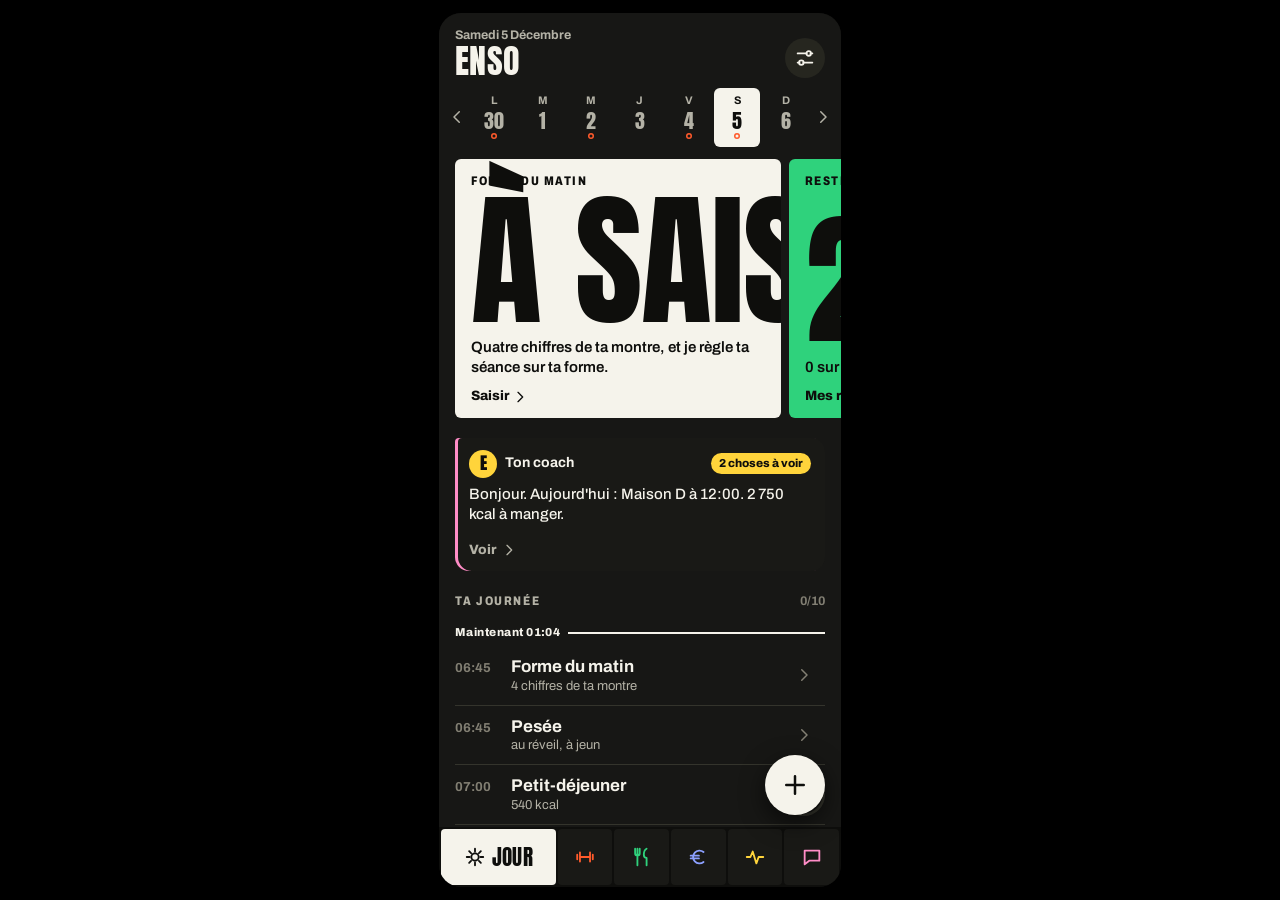
<file: index.html>
<!DOCTYPE html>
<html lang="fr">
<head>
<meta charset="utf-8">
<meta name="viewport" content="width=device-width, initial-scale=1, maximum-scale=1, viewport-fit=cover">
<meta name="apple-mobile-web-app-capable" content="yes">
<meta name="mobile-web-app-capable" content="yes">
<meta name="apple-mobile-web-app-status-bar-style" content="black-translucent">
<meta name="apple-mobile-web-app-title" content="Enso">
<meta name="theme-color" content="#0E0E0C">
<link rel="manifest" href="./manifest.json">
<link rel="apple-touch-icon" href="[data-uri]">
<link rel="icon" href="[data-uri]">
<title>Ensō</title>
<link rel="preconnect" href="https://fonts.googleapis.com">
<link rel="preconnect" href="https://fonts.gstatic.com" crossorigin>
<link rel="stylesheet" href="https://fonts.googleapis.com/css2?family=Anton&family=Archivo:wdth,wght@62..125,400..800&display=swap">
<link rel="stylesheet" href="app.css">
<script>
/* Thème appliqué avant le premier affichage, pour éviter un flash */
var t = "nuit"; try { t = localStorage.getItem("recomp_theme") || "nuit"; } catch (e) {} if (t !== "auto") document.documentElement.dataset.theme = t;
</script>
<style>
  #boot { height: 100%; display: flex; flex-direction: column; justify-content: flex-end; gap: 6px; padding: 0 20px calc(40px + env(safe-area-inset-bottom, 0px)); }
  #boot b { font-family: "Anton", Impact, sans-serif; font-weight: 400; font-size: 84px; line-height: 1; }
  #boot span { font-size: 13px; font-weight: 700; opacity: .7; }
  #fatal { position: fixed; inset: 0; display: none; flex-direction: column; justify-content: flex-end; gap: 12px; padding: 24px 20px calc(40px + env(safe-area-inset-bottom, 0px)); background: #FF5A2B; color: #0E0E0C; z-index: 9999; }
  #fatal b { font-family: "Anton", Impact, sans-serif; font-weight: 400; font-size: 64px; line-height: 1; }
  #fatal button { padding: 13px 22px; border: 0; border-radius: 6px; background: #0E0E0C; color: #fff; font-weight: 800; font-size: 15px; }
</style>
</head>
<body>
<div id="tourne" aria-live="polite"><svg viewBox="0 0 24 24" fill="none" stroke="currentColor" stroke-width="1.8" stroke-linecap="round" stroke-linejoin="round" aria-hidden="true"><rect x="7" y="2.5" width="10" height="19" rx="2"/><path d="M11 18.5h2"/></svg><b>Remets ton téléphone à la verticale</b><span>RECOMP s'utilise en format portrait.</span></div>
<div id="root"><div id="boot"><b>ENSO</b><span>Chargement…</span></div></div>
<div id="fatal"><b>Oups.</b><div style="font-size:16px;font-weight:700;line-height:1.4">Impossible de démarrer l'app.<br>Vérifie ta connexion puis réessaie.</div><div id="fatalmsg" style="font-size:12px;opacity:.75"></div><button onclick="recompReparer()">Réessayer</button></div>
<script>
/* Écran « impossible de démarrer » si un fichier ne charge pas ou plante avant le premier affichage */
function recompFatal(msg) { var b = document.getElementById("boot"); if (!b || !document.body.contains(b)) return; var f = document.getElementById("fatal"); if (f) f.style.display = "flex"; var m = document.getElementById("fatalmsg"); if (m && msg) m.textContent = msg; }
window.addEventListener("error", function (e) { recompFatal(e && e.message); });
/* Réessayer vide le cache de l'app (jamais tes données, qui sont ailleurs) puis recharge depuis le réseau */
function recompReparer() {
  var fin = function () { location.reload(); };
  try {
    Promise.all([
      navigator.serviceWorker ? navigator.serviceWorker.getRegistrations().then(function (l) { return Promise.all(l.map(function (r) { return r.unregister(); })); }) : null,
      window.caches ? caches.keys().then(function (k) { return Promise.all(k.map(function (c) { return caches.delete(c); })); }) : null,
    ]).then(fin, fin);
  } catch (e) { fin(); }
}
</script>
<script src="vendor/react.production.min.js" onerror="recompFatal('react.production.min.js introuvable')"></script>
<script src="vendor/react-dom.production.min.js" onerror="recompFatal('react-dom.production.min.js introuvable')"></script>
<script src="stockage.js" onerror="recompFatal('stockage.js introuvable')"></script>
<script src="base.js" onerror="recompFatal('base.js introuvable')"></script>
<script src="programmes.js" onerror="recompFatal('programmes.js introuvable')"></script>
<script src="fiches.js" onerror="recompFatal('fiches.js introuvable')"></script>
<script src="repas.js" onerror="recompFatal('repas.js introuvable')"></script>
<script src="libelles.js" onerror="recompFatal('libelles.js introuvable')"></script>
<script src="courses.js" onerror="recompFatal('courses.js introuvable')"></script>
<script src="programme.js" onerror="recompFatal('programme.js introuvable')"></script>
<script src="entrainement.js" onerror="recompFatal('entrainement.js introuvable')"></script>
<script src="nutrition.js" onerror="recompFatal('nutrition.js introuvable')"></script>
<script src="recuperation.js" onerror="recompFatal('recuperation.js introuvable')"></script>
<script src="argent.js" onerror="recompFatal('argent.js introuvable')"></script>
<script src="coach.js" onerror="recompFatal('coach.js introuvable')"></script>
<script src="polar.js" onerror="recompFatal('polar.js introuvable')"></script>
<script src="banque.js" onerror="recompFatal('banque.js introuvable')"></script>
<script src="kit.js" onerror="recompFatal('kit.js introuvable')"></script>
<script src="pave.js" onerror="recompFatal('pave.js introuvable')"></script>
<script src="graphiques.js" onerror="recompFatal('graphiques.js introuvable')"></script>
<script src="schemas.js" onerror="recompFatal('schemas.js introuvable')"></script>
<script src="mouvements.js" onerror="recompFatal('mouvements.js introuvable')"></script>
<script src="repos.js" onerror="recompFatal('repos.js introuvable')"></script>
<script src="jour.js" onerror="recompFatal('jour.js introuvable')"></script>
<script src="seance.js" onerror="recompFatal('seance.js introuvable')"></script>
<script src="sport.js" onerror="recompFatal('sport.js introuvable')"></script>
<script src="ecran-programmes.js" onerror="recompFatal('ecran-programmes.js introuvable')"></script>
<script src="ecran-repas.js" onerror="recompFatal('ecran-repas.js introuvable')"></script>
<script src="ecran-argent.js" onerror="recompFatal('ecran-argent.js introuvable')"></script>
<script src="ecran-sorties.js" onerror="recompFatal('ecran-sorties.js introuvable')"></script>
<script src="corps.js" onerror="recompFatal('corps.js introuvable')"></script>
<script src="reglages.js" onerror="recompFatal('reglages.js introuvable')"></script>
<script src="ecran-coach.js" onerror="recompFatal('ecran-coach.js introuvable')"></script>
<script src="app.js" onerror="recompFatal('app.js introuvable')"></script>
<script>
if ("serviceWorker" in navigator) navigator.serviceWorker.register("./sw.js").catch(function (e) { console.warn("SW", e); });
setTimeout(function () { recompFatal(""); }, 12000);
</script>
</body>
</html>
</file>
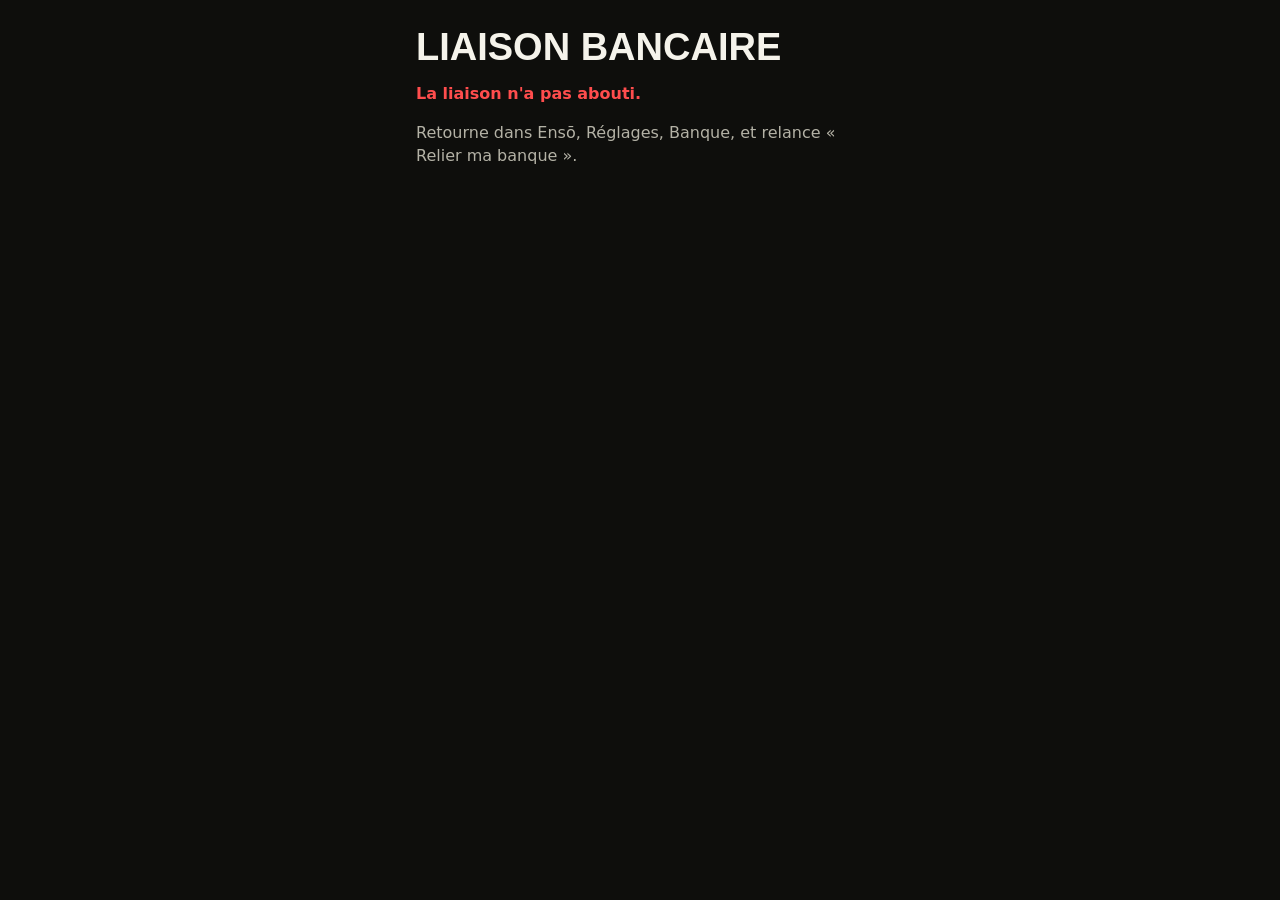
<file: banque-retour.html>
<!doctype html>
<html lang="fr">
<head>
<meta charset="utf-8">
<meta name="viewport" content="width=device-width, initial-scale=1, viewport-fit=cover">
<title>Liaison bancaire</title>
<style>
  /* Page de retour après l'accord donné à ta banque (via Enable Banking). Si elle s'ouvre dans l'app, elle renvoie le code à l'app ;
     sinon (navigateur séparé), elle affiche le code à copier dans RECOMP. */
  :root { --fond: #0E0E0C; --fond2: #191916; --encre: #F5F3EB; --mou: #B4B2A6; --sport: #8CA0FF; --rouge: #FF4D4D; }
  * { box-sizing: border-box; }
  html, body { margin: 0; background: var(--fond); color: var(--encre); font-family: system-ui, -apple-system, sans-serif; -webkit-text-size-adjust: 100%; }
  main { max-width: 480px; margin: 0 auto; padding: calc(28px + env(safe-area-inset-top)) 16px 32px; display: grid; gap: 16px; }
  h1 { margin: 0; font: 900 38px/1 Impact, "Arial Narrow Bold", sans-serif; text-transform: uppercase; }
  p { margin: 0; line-height: 1.45; color: var(--mou); }
  p b { color: var(--encre); }
  .code { padding: 16px; border-radius: 10px; background: var(--fond2); font: 700 18px/1.4 ui-monospace, Menlo, monospace; word-break: break-all; text-align: center; }
  button { font: inherit; font-weight: 800; border: 0; border-radius: 10px; padding: 15px 18px; background: var(--sport); color: var(--fond); font-size: 17px; }
  .erreur { color: var(--rouge); font-weight: 800; }
</style>
</head>
<body>
<main id="m"><h1>Liaison bancaire</h1><p>Un instant…</p></main>
<script>
(() => {
  const p = new URLSearchParams(location.search), code = p.get("code"), etat = p.get("state"), erreur = p.get("error");
  const m = document.getElementById("m");
  if (erreur || !code) {
    const detail = (p.get("error_description") || erreur || "").replace(/[<>&"]/g, "");
    m.innerHTML = '<h1>Liaison bancaire</h1><p class="erreur">La liaison n\'a pas abouti' + (detail ? " (" + detail + ")" : "") + '.</p><p>Retourne dans Ensō, Réglages, Banque, et relance « Relier ma banque ».</p>';
    return;
  }
  let attendu = null;
  try { attendu = localStorage.getItem("recomp_banque_etat"); } catch (e) { /* rien */ }
  // Même contexte que l'app : on lui rend la main directement
  if (attendu && attendu === etat) { location.replace("./?banque_code=" + encodeURIComponent(code)); return; }
  // Navigateur séparé : le code est à recopier dans l'app (valable 10 minutes)
  m.innerHTML = '<h1>Presque fini</h1><p>Ta banque a donné son accord. Ce navigateur est séparé de ton app : copie ce <b>code de liaison</b>, puis retourne dans <b>Ensō → Réglages → Banque → « J\'ai un code »</b> et colle-le. Il n\'est valable que quelques minutes.</p><div class="code" id="c"></div><button id="b">Copier le code</button>';
  document.getElementById("c").textContent = code;
  document.getElementById("b").onclick = async () => {
    try { await navigator.clipboard.writeText(code); document.getElementById("b").textContent = "Code copié"; }
    catch (e) { const s = getSelection(), r = document.createRange(); r.selectNodeContents(document.getElementById("c")); s.removeAllRanges(); s.addRange(r); document.getElementById("b").textContent = "Sélectionne et copie le code"; }
  };
})();
</script>
</body>
</html>
</file>
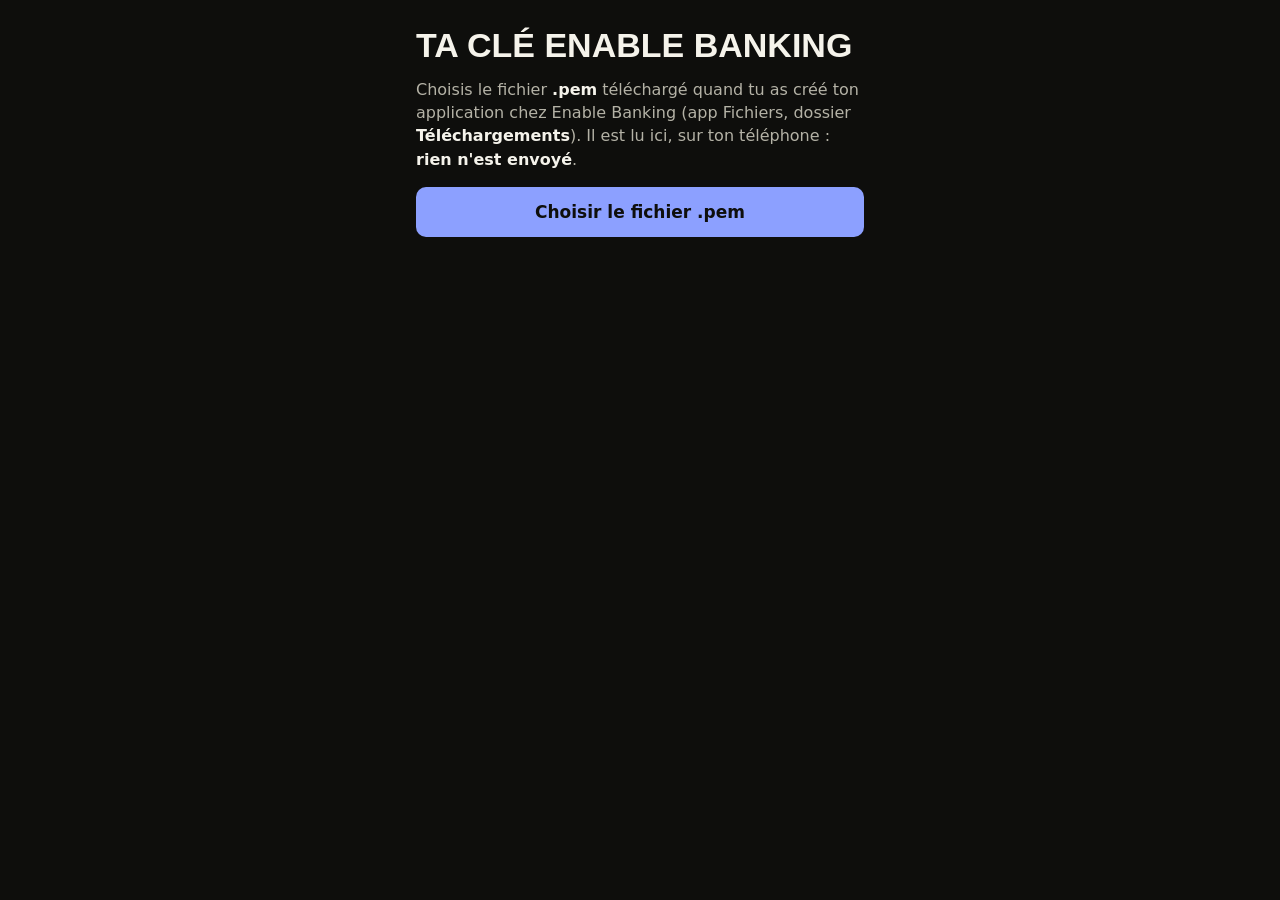
<file: cle-banque.html>
<!doctype html>
<html lang="fr">
<head>
<meta charset="utf-8">
<meta name="viewport" content="width=device-width, initial-scale=1, viewport-fit=cover">
<title>Clé Enable Banking</title>
<style>
  /* Aide à la mise en place : lit le fichier .pem sur le téléphone et prépare les deux valeurs à coller dans Netlify.
     Rien n'est envoyé : cette page ne fait aucune requête. */
  :root { --fond: #0E0E0C; --fond2: #191916; --encre: #F5F3EB; --mou: #B4B2A6; --argent: #8CA0FF; --rouge: #FF6257; --vert: #2FD27C; }
  * { box-sizing: border-box; }
  html, body { margin: 0; background: var(--fond); color: var(--encre); font-family: system-ui, -apple-system, sans-serif; -webkit-text-size-adjust: 100%; }
  main { max-width: 480px; margin: 0 auto; padding: calc(28px + env(safe-area-inset-top)) 16px 40px; display: grid; gap: 16px; }
  h1 { margin: 0; font: 900 34px/1 Impact, "Arial Narrow Bold", sans-serif; text-transform: uppercase; }
  h2 { margin: 8px 0 0; font-size: 13px; letter-spacing: .12em; text-transform: uppercase; color: var(--mou); }
  p, li { margin: 0; line-height: 1.45; color: var(--mou); }
  b { color: var(--encre); }
  ol { margin: 0; padding-left: 20px; display: grid; gap: 6px; }
  label.bouton, button { display: block; width: 100%; font: inherit; font-weight: 800; font-size: 17px; text-align: center; border: 0; border-radius: 10px; padding: 15px 18px; background: var(--argent); color: var(--fond); cursor: pointer; }
  button.contour { background: transparent; color: var(--encre); box-shadow: inset 0 0 0 2px #34342C; }
  .valeur { padding: 14px; border-radius: 10px; background: var(--fond2); font: 600 14px/1.4 ui-monospace, Menlo, monospace; word-break: break-all; }
  .erreur { color: var(--rouge); font-weight: 700; }
  .ok { color: var(--vert); font-weight: 700; }
  input[type=file] { display: none; }
</style>
</head>
<body>
<main>
  <h1>Ta clé Enable Banking</h1>
  <p>Choisis le fichier <b>.pem</b> téléchargé quand tu as créé ton application chez Enable Banking (app Fichiers, dossier <b>Téléchargements</b>). Il est lu ici, sur ton téléphone : <b>rien n'est envoyé</b>.</p>
  <label class="bouton" for="f">Choisir le fichier .pem</label>
  <input type="file" id="f">
  <div id="r"></div>
</main>
<script>
(() => {
  const r = document.getElementById("r");
  const copier = async (texte, bouton) => {
    try { await navigator.clipboard.writeText(texte); bouton.textContent = "Copié ✓"; }
    catch (e) {
      const t = document.createElement("textarea"); t.value = texte; document.body.appendChild(t); t.select();
      try { document.execCommand("copy"); bouton.textContent = "Copié ✓"; } catch (x) { bouton.textContent = "Copie impossible"; }
      t.remove();
    }
    setTimeout(() => { bouton.textContent = bouton.dataset.texte; }, 2500);
  };
  const bloc = (titre, aide, valeur, apercu) => {
    const s = document.createElement("section"); s.style.display = "grid"; s.style.gap = "10px";
    s.innerHTML = "<h2></h2><p></p><div class='valeur'></div><button></button>";
    s.children[0].textContent = titre; s.children[1].innerHTML = aide; s.children[2].textContent = apercu || valeur;
    const b = s.children[3]; b.dataset.texte = b.textContent = "Copier " + titre; b.onclick = () => copier(valeur, b);
    return s;
  };
  document.getElementById("f").onchange = async e => {
    const f = e.target.files && e.target.files[0];
    if (!f) return;
    const texte = (await f.text()).trim();
    r.innerHTML = "";
    if (!/-----BEGIN [A-Z ]*PRIVATE KEY-----/.test(texte) || !/-----END [A-Z ]*PRIVATE KEY-----/.test(texte)) {
      r.innerHTML = "<p class='erreur'>Ce fichier ne ressemble pas à une clé .pem. Choisis celui dont le nom ressemble à « a1b2c3d4-….pem », téléchargé quand tu as touché « Register » chez Enable Banking.</p>";
      return;
    }
    const id = f.name.replace(/(\.pem)?(\.txt)?$/i, "").replace(/\s*\(\d+\)$/, "");
    const cle = btoa(texte);
    const ok = document.createElement("p"); ok.className = "ok"; ok.textContent = "Clé lue (" + texte.length + " caractères).";
    r.appendChild(ok);
    r.appendChild(bloc("EB_APP_ID", "C'est le nom du fichier. Dans Netlify, colle-le comme valeur de <b>EB_APP_ID</b>.", id));
    r.appendChild(bloc("EB_PRIVATE_KEY", "Ta clé, mise sur une seule ligne pour que Netlify l'accepte. Dans Netlify, <b>remplace</b> la valeur de <b>EB_PRIVATE_KEY</b> par celle-ci (garde « Contains secret values » coché).", cle, cle.slice(0, 24) + "… (" + cle.length + " caractères)"));
    const fin = document.createElement("section"); fin.style.display = "grid"; fin.style.gap = "8px";
    fin.innerHTML = "<h2>Ensuite</h2><ol><li>Dans Netlify : <b>Deploys → Trigger deploy → Deploy site</b>.</li><li>Attends une minute, puis dans Ensō : <b>Réglages → Banque → Relier ma banque</b>.</li><li>Tu peux ensuite effacer le texte copié : colle n'importe quoi d'autre par-dessus.</li></ol>";
    r.appendChild(fin);
  };
})();
</script>
</body>
</html>
</file>
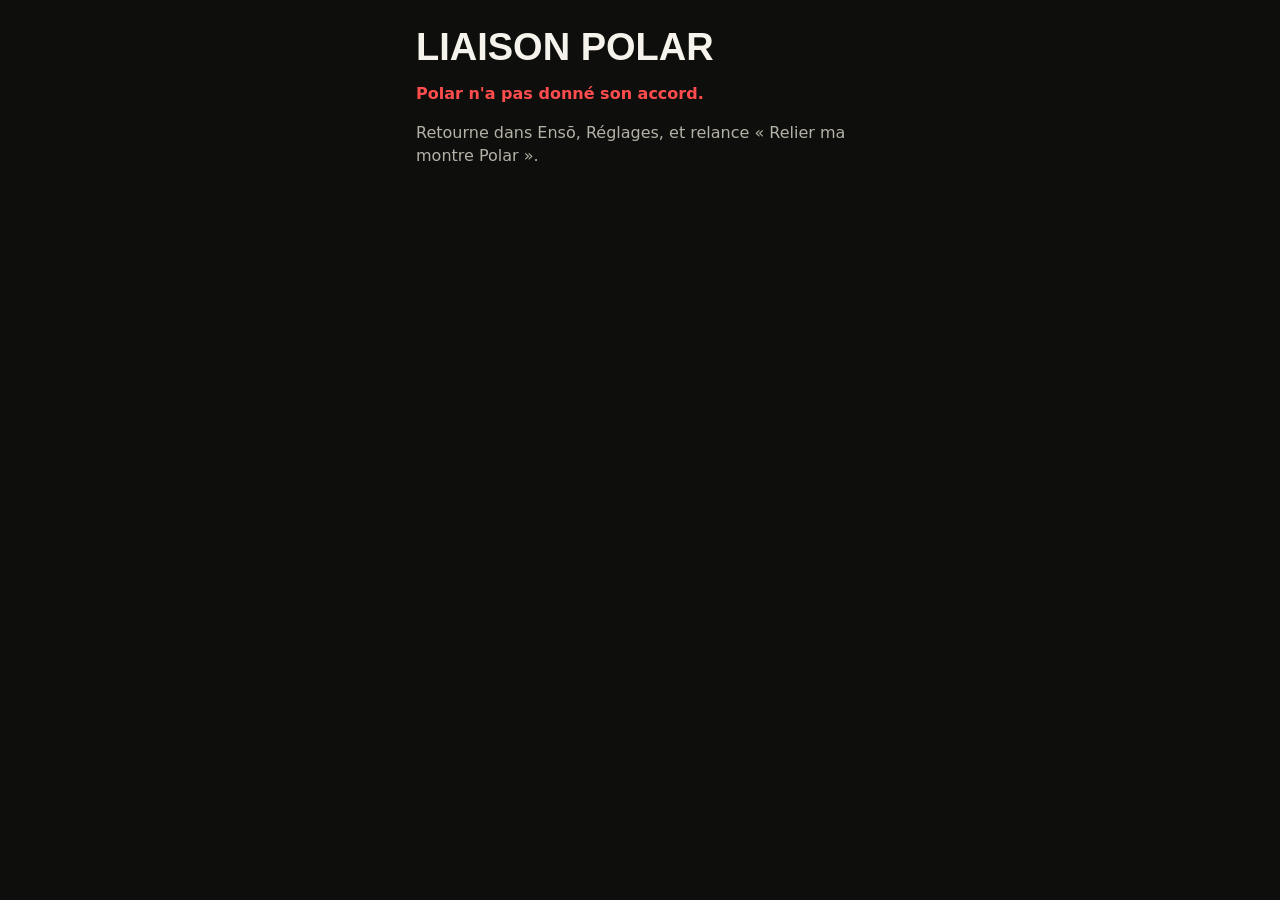
<file: polar-retour.html>
<!doctype html>
<html lang="fr">
<head>
<meta charset="utf-8">
<meta name="viewport" content="width=device-width, initial-scale=1, viewport-fit=cover">
<title>Liaison Polar</title>
<style>
  /* Page de retour après l'autorisation chez Polar. Si elle s'ouvre dans l'app, elle renvoie le code à l'app ;
     sinon (navigateur séparé), elle affiche le code à copier dans RECOMP. */
  :root { --fond: #0E0E0C; --fond2: #191916; --encre: #F5F3EB; --mou: #B4B2A6; --sport: #FF5A2B; --rouge: #FF4D4D; }
  * { box-sizing: border-box; }
  html, body { margin: 0; background: var(--fond); color: var(--encre); font-family: system-ui, -apple-system, sans-serif; -webkit-text-size-adjust: 100%; }
  main { max-width: 480px; margin: 0 auto; padding: calc(28px + env(safe-area-inset-top)) 16px 32px; display: grid; gap: 16px; }
  h1 { margin: 0; font: 900 38px/1 Impact, "Arial Narrow Bold", sans-serif; text-transform: uppercase; }
  p { margin: 0; line-height: 1.45; color: var(--mou); }
  p b { color: var(--encre); }
  .code { padding: 16px; border-radius: 10px; background: var(--fond2); font: 700 18px/1.4 ui-monospace, Menlo, monospace; word-break: break-all; text-align: center; }
  button { font: inherit; font-weight: 800; border: 0; border-radius: 10px; padding: 15px 18px; background: var(--sport); color: var(--fond); font-size: 17px; }
  .erreur { color: var(--rouge); font-weight: 800; }
</style>
</head>
<body>
<main id="m"><h1>Liaison Polar</h1><p>Un instant…</p></main>
<script>
(() => {
  const p = new URLSearchParams(location.search), code = p.get("code"), etat = p.get("state"), erreur = p.get("error");
  const m = document.getElementById("m");
  if (erreur || !code) {
    m.innerHTML = '<h1>Liaison Polar</h1><p class="erreur">Polar n\'a pas donné son accord' + (erreur ? " (" + erreur.replace(/[<>&"]/g, "") + ")" : "") + '.</p><p>Retourne dans Ensō, Réglages, et relance « Relier ma montre Polar ».</p>';
    return;
  }
  let attendu = null;
  try { attendu = localStorage.getItem("recomp_polar_etat"); } catch (e) { /* rien */ }
  // Même contexte que l'app : on lui rend la main directement
  if (attendu && attendu === etat) { location.replace("./?polar_code=" + encodeURIComponent(code)); return; }
  // Navigateur séparé : le code est à recopier dans l'app (valable 10 minutes)
  m.innerHTML = '<h1>Presque fini</h1><p>Polar a donné son accord. Ce navigateur est séparé de ton app : copie ce <b>code de liaison</b>, puis retourne dans <b>Ensō → Réglages → Montre Polar → « J\'ai un code »</b> et colle-le. Il est valable 10 minutes.</p><div class="code" id="c"></div><button id="b">Copier le code</button>';
  document.getElementById("c").textContent = code;
  document.getElementById("b").onclick = async () => {
    try { await navigator.clipboard.writeText(code); document.getElementById("b").textContent = "Code copié"; }
    catch (e) { const s = getSelection(), r = document.createRange(); r.selectNodeContents(document.getElementById("c")); s.removeAllRanges(); s.addRange(r); document.getElementById("b").textContent = "Sélectionne et copie le code"; }
  };
})();
</script>
</body>
</html>
</file>
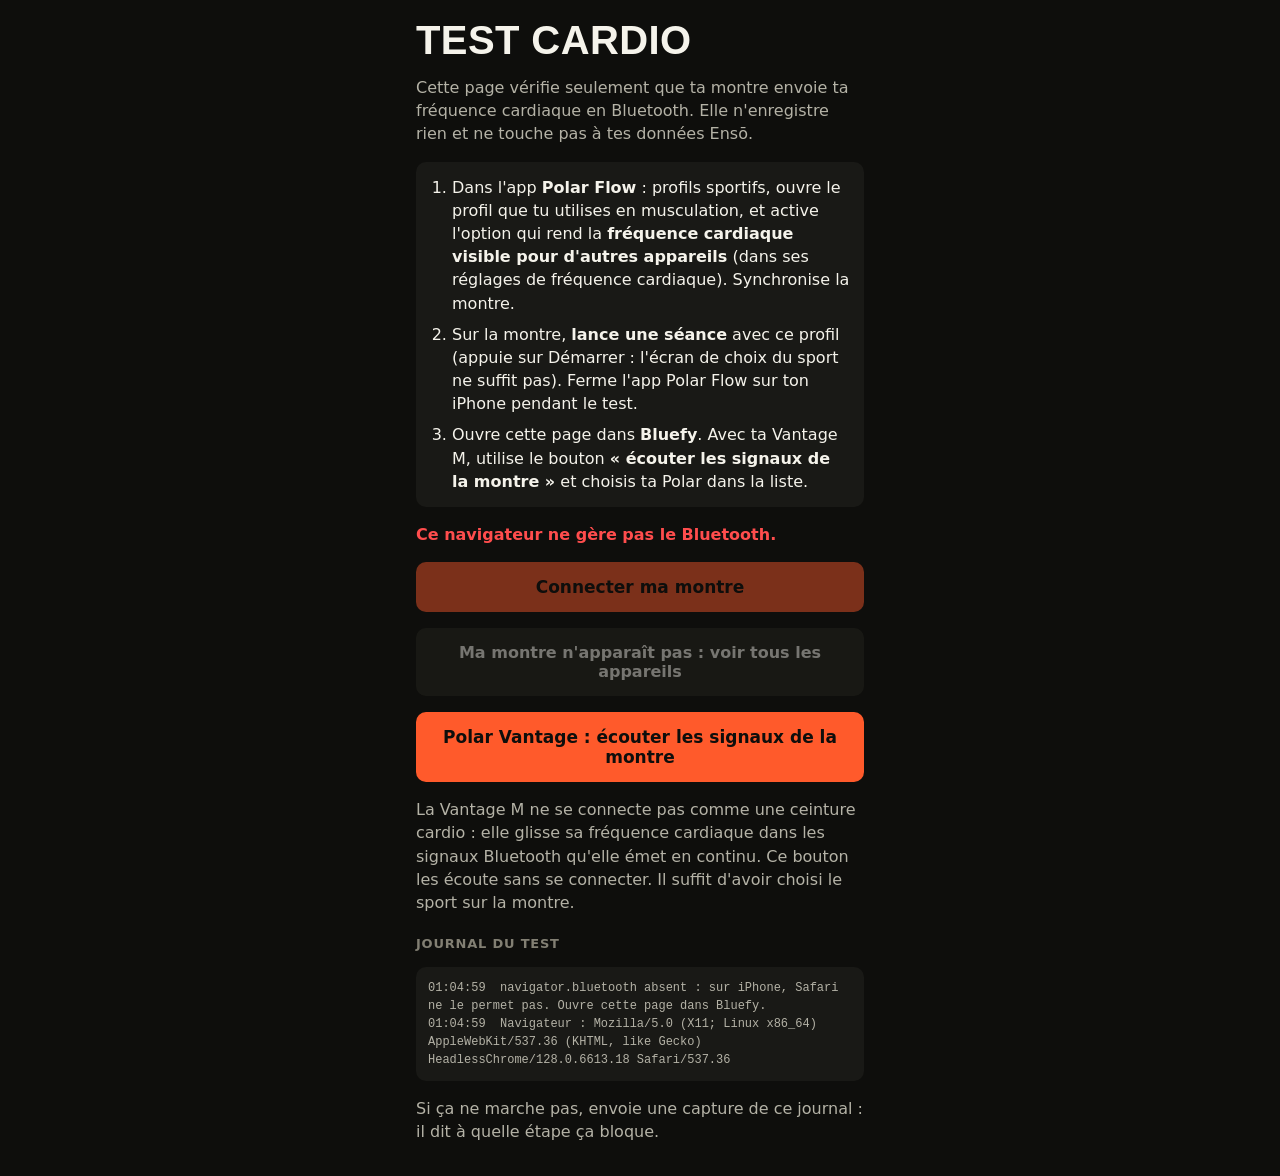
<file: test-cardio.html>
<!doctype html>
<html lang="fr">
<head>
<meta charset="utf-8">
<meta name="viewport" content="width=device-width, initial-scale=1, viewport-fit=cover">
<title>Test cardio</title>
<style>
  /* Page de test séparée de l'app : vérifie que la montre envoie sa fréquence cardiaque en Bluetooth. Rien n'est enregistré. */
  :root { --fond: #0E0E0C; --fond2: #191916; --fond3: #26261F; --encre: #F5F3EB; --mou: #B4B2A6; --pale: #827F73; --sport: #FF5A2B; --vert: #2FD07E; --rouge: #FF4D4D; }
  * { box-sizing: border-box; }
  html, body { margin: 0; background: var(--fond); color: var(--encre); font-family: system-ui, -apple-system, sans-serif; -webkit-text-size-adjust: 100%; }
  main { max-width: 480px; margin: 0 auto; padding: calc(20px + env(safe-area-inset-top)) 16px calc(32px + env(safe-area-inset-bottom)); display: grid; gap: 16px; }
  h1 { margin: 0; font: 900 40px/1 Impact, "Arial Narrow Bold", sans-serif; text-transform: uppercase; letter-spacing: .01em; }
  p { margin: 0; line-height: 1.45; color: var(--mou); }
  ol { margin: 0; padding-left: 22px; display: grid; gap: 8px; line-height: 1.45; }
  .carte { padding: 14px; border-radius: 10px; background: var(--fond2); display: grid; gap: 10px; }
  .carte b { color: var(--encre); }
  button { font: inherit; font-weight: 800; border: 0; border-radius: 10px; padding: 15px 18px; cursor: pointer; }
  .plein { background: var(--sport); color: var(--fond); font-size: 17px; }
  .contour { background: var(--fond3); color: var(--encre); }
  button:disabled { opacity: .45; }
  .cardio { display: none; text-align: center; padding: 22px 14px; border-radius: 10px; background: var(--fond2); }
  .cardio.ok { display: block; }
  .bpm { font: 900 112px/1 Impact, "Arial Narrow Bold", sans-serif; font-variant-numeric: tabular-nums; }
  .bpm small { font-size: 28px; color: var(--mou); margin-left: 6px; }
  .coeur { color: var(--sport); display: inline-block; animation: bat 1s infinite; }
  @keyframes bat { 0%, 100% { transform: scale(1); } 15% { transform: scale(1.18); } }
  .etat { font-weight: 800; }
  .etat.bon { color: var(--vert); }
  .etat.mauvais { color: var(--rouge); }
  .infos { display: grid; grid-template-columns: 1fr 1fr; gap: 8px; margin-top: 12px; }
  .infos div { padding: 10px; border-radius: 8px; background: var(--fond3); }
  .infos b { display: block; font-size: 20px; }
  .infos span { font-size: 12px; color: var(--mou); }
  pre { margin: 0; padding: 12px; border-radius: 10px; background: var(--fond2); color: var(--mou); font-size: 12px; line-height: 1.5; white-space: pre-wrap; word-break: break-word; max-height: 260px; overflow: auto; }
  h2 { margin: 6px 0 0; font-size: 13px; font-weight: 800; letter-spacing: .06em; text-transform: uppercase; color: var(--pale); }
</style>
</head>
<body>
<main>
  <h1>Test cardio</h1>
  <p>Cette page vérifie seulement que ta montre envoie ta fréquence cardiaque en Bluetooth. Elle n'enregistre rien et ne touche pas à tes données Ensō.</p>

  <div class="carte">
    <ol>
      <li>Dans l'app <b>Polar Flow</b> : profils sportifs, ouvre le profil que tu utilises en musculation, et active l'option qui rend la <b>fréquence cardiaque visible pour d'autres appareils</b> (dans ses réglages de fréquence cardiaque). Synchronise la montre.</li>
      <li>Sur la montre, <b>lance une séance</b> avec ce profil (appuie sur Démarrer : l'écran de choix du sport ne suffit pas). Ferme l'app Polar Flow sur ton iPhone pendant le test.</li>
      <li>Ouvre cette page dans <b>Bluefy</b>. Avec ta Vantage M, utilise le bouton <b>« écouter les signaux de la montre »</b> et choisis ta Polar dans la liste.</li>
    </ol>
  </div>

  <p class="etat" id="etat">Prêt.</p>
  <button class="plein" id="connecter">Connecter ma montre</button>
  <button class="contour" id="tous">Ma montre n'apparaît pas : voir tous les appareils</button>
  <button class="plein" id="signaux">Polar Vantage : écouter les signaux de la montre</button>
  <p>La Vantage M ne se connecte pas comme une ceinture cardio : elle glisse sa fréquence cardiaque dans les signaux Bluetooth qu'elle émet en continu. Ce bouton les écoute sans se connecter. Il suffit d'avoir choisi le sport sur la montre.</p>

  <div class="cardio" id="cardio">
    <div class="bpm"><span class="coeur">♥</span> <span id="bpm">--</span><small>bpm</small></div>
    <div class="infos">
      <div><b id="appareil">—</b><span>appareil</span></div>
      <div><b id="nb">0</b><span>mesures reçues</span></div>
      <div><b id="recus">0</b><span>signaux reçus (tous)</span></div>
      <div><b id="duree">0 s</b><span>depuis la connexion</span></div>
    </div>
  </div>

  <h2>Journal du test</h2>
  <pre id="journal"></pre>
  <p>Si ça ne marche pas, envoie une capture de ce journal : il dit à quelle étape ça bloque.</p>
</main>
<script>
(() => {
  const $ = id => document.getElementById(id);
  const journal = (t, cls) => { const l = new Date().toLocaleTimeString("fr-FR") + "  " + t; $("journal").textContent = l + "\n" + $("journal").textContent; };
  const etat = (t, cls) => { $("etat").textContent = t; $("etat").className = "etat " + (cls || ""); };
  let appareil = null, n = 0, debut = 0, minuteur = null;

  journal("Navigateur : " + navigator.userAgent);
  if (!navigator.bluetooth) {
    etat("Ce navigateur ne gère pas le Bluetooth.", "mauvais");
    journal("navigator.bluetooth absent : sur iPhone, Safari ne le permet pas. Ouvre cette page dans Bluefy.");
    $("connecter").disabled = true; $("tous").disabled = true;
    return;
  }
  journal("Bluetooth web disponible dans ce navigateur.");

  // Mesure de fréquence cardiaque (norme Bluetooth) : 1er octet = options, puis bpm sur 8 ou 16 bits, puis éventuels intervalles R-R (1/1024 s)
  const lireMesure = dv => {
    const options = dv.getUint8(0), bpm16 = options & 1, rrPresents = options & 16, energie = options & 8;
    let i = 1;
    const bpm = bpm16 ? dv.getUint16(i, true) : dv.getUint8(i); i += bpm16 ? 2 : 1;
    if (energie) i += 2;
    const rr = [];
    if (rrPresents) for (; i + 1 < dv.byteLength; i += 2) rr.push(Math.round(dv.getUint16(i, true) / 1024 * 1000));
    return { bpm, rr };
  };

  // Bluefy ne renvoie pas toujours une erreur standard : on décrit tout ce qu'elle contient
  const decrire = err => {
    if (err == null) return "erreur vide";
    if (typeof err !== "object") return String(err);
    const morceaux = [];
    ["name", "message", "code"].forEach(k => { if (err[k] != null) morceaux.push(k + " = " + err[k]); });
    try { const j = JSON.stringify(err); if (j && j !== "{}") morceaux.push(j); } catch (e) { /* rien */ }
    try { const s = String(err); if (s && s !== "[object Object]") morceaux.push(s); } catch (e) { /* rien */ }
    return morceaux.length ? morceaux.join(" · ") : "erreur sans détail (" + Object.prototype.toString.call(err) + ")";
  };
  let etape = "";
  const brancher = async tous => {
    try {
      etape = ""; etat("Choisis ta montre dans la liste…");
      journal(tous ? "Recherche de tous les appareils Bluetooth." : "Recherche des appareils qui diffusent une fréquence cardiaque.");
      appareil = null;
      appareil = await navigator.bluetooth.requestDevice(tous
        ? { acceptAllDevices: true, optionalServices: ["heart_rate", "battery_service"] }
        : { filters: [{ services: ["heart_rate"] }], optionalServices: ["battery_service"] });
      journal("Appareil choisi : " + (appareil.name || "(sans nom)"));
      etape = "préparation";
      $("appareil").textContent = appareil.name || "—";
      appareil.addEventListener("gattserverdisconnected", () => {
        etat("Montre déconnectée. Relance une séance sur la montre si besoin, puis reconnecte.", "mauvais");
        journal("Déconnexion.");
        clearInterval(minuteur);
      });
      etat("Connexion…");
      etape = "connexion à la montre"; journal("Connexion à la montre…");
      const serveur = await appareil.gatt.connect();
      journal("Connecté.");
      etape = "recherche du service fréquence cardiaque";
      let service;
      try { service = await serveur.getPrimaryService("heart_rate"); }
      catch (e) {
        try { const s = await serveur.getPrimaryServices(); journal("Services visibles : " + (s.map(x => x.uuid).join(", ") || "aucun")); } catch (e2) { journal("Liste des services impossible : " + decrire(e2)); }
        throw e;
      }
      journal("Service fréquence cardiaque trouvé.");
      etape = "abonnement aux mesures";
      const mesure = await service.getCharacteristic("heart_rate_measurement");
      mesure.addEventListener("characteristicvaluechanged", ev => {
        const { bpm, rr } = lireMesure(ev.target.value);
        n++;
        $("bpm").textContent = bpm; $("nb").textContent = n;
        if (rr.length && $("rr")) $("rr").textContent = rr[rr.length - 1] + " ms";
        if (n === 1) { journal("Première mesure reçue : " + bpm + " bpm" + (rr.length ? ", intervalles R-R présents" : ", sans intervalle R-R")); etat("Ça marche : ta montre envoie ta fréquence cardiaque.", "bon"); }
      });
      await mesure.startNotifications();
      journal("Abonné aux mesures, en attente…");
      $("cardio").classList.add("ok");
      debut = Date.now(); clearInterval(minuteur);
      minuteur = setInterval(() => {
        $("duree").textContent = Math.round((Date.now() - debut) / 1000) + " s";
        if (n === 0 && Date.now() - debut > 10000) etat("Connecté, mais aucune mesure depuis 10 s : la séance est-elle bien lancée sur la montre ?", "mauvais");
      }, 1000);
      etat("Connecté. Attente de la première mesure…");
    } catch (err) {
      const msg = decrire(err);
      journal("Erreur pendant : " + (etape || "le choix de l'appareil") + " → " + msg);
      if (!etape) etat("Aucune montre trouvée ou choix annulé. Si la liste était vide avec ce bouton, la montre ne diffuse pas encore sa fréquence cardiaque : lance une séance avec le bon profil.", "mauvais");
      else if (etape === "connexion à la montre") etat("La montre refuse la connexion. Lance une séance sur la montre (profil avec la fréquence cardiaque visible), ferme l'app Polar Flow, puis réessaie.", "mauvais");
      else if (etape === "recherche du service fréquence cardiaque") etat("La montre est connectée mais ne propose pas de fréquence cardiaque : la séance est-elle lancée avec le bon profil ?", "mauvais");
      else etat("Échec pendant : " + etape + ".", "mauvais");
      etape = "";
      try { if (appareil?.gatt?.connected) appareil.gatt.disconnect(); } catch (e) { /* rien */ }
    }
  };
  $("connecter").onclick = () => brancher(false);
  $("tous").onclick = () => brancher(true);

  // Polar (identifiant constructeur 0x006B) : la fréquence cardiaque est le dernier octet des données constructeur des annonces
  const POLAR = 0x006B;
  const hex = dv => Array.from(new Uint8Array(dv.buffer, dv.byteOffset, dv.byteLength)).map(b => b.toString(16).padStart(2, "0")).join(" ");
  let dernierHex = "";
  // Diagnostic : on compte et on décrit tous les signaux reçus, même ceux qu'on ne sait pas décoder
  let recus = 0, decrits = 0;
  // Les navigateurs ne rangent pas tous les données de la même façon : table (norme), objet simple, octets bruts, texte…
  const enOctets = v => {
    if (v == null) return null;
    if (v instanceof DataView) return new Uint8Array(v.buffer, v.byteOffset, v.byteLength);
    if (v instanceof ArrayBuffer) return new Uint8Array(v);
    if (ArrayBuffer.isView(v)) return new Uint8Array(v.buffer, v.byteOffset, v.byteLength);
    if (Array.isArray(v)) return Uint8Array.from(v);
    if (typeof v === "string") {
      const s = v.replace(/[\s:<>-]/g, "");
      if (/^[0-9a-f]+$/i.test(s) && s.length % 2 === 0) return Uint8Array.from(s.match(/../g).map(x => parseInt(x, 16)));
      try { return Uint8Array.from(atob(v), c => c.charCodeAt(0)); } catch (e) { return null; }
    }
    if (typeof v === "object" && v.buffer instanceof ArrayBuffer) return new Uint8Array(v.buffer);
    if (typeof v === "object") { const k = Object.keys(v); if (k.length && k.every(x => /^\d+$/.test(x) && typeof v[x] === "number")) return Uint8Array.from(k.sort((a, b) => a - b).map(x => v[x])); }
    return null;
  };
  const hexO = u => Array.from(u).map(b => b.toString(16).padStart(2, "0")).join(" ");
  // Liste de [clé, octets] quelle que soit la forme
  const entrees = m => {
    if (m == null) return [];
    if (typeof m.forEach === "function" && typeof m.get === "function") { const o = []; m.forEach((v, k) => o.push([k, enOctets(v)])); return o; }
    const brut = enOctets(m);
    if (brut && !(typeof m === "object" && !ArrayBuffer.isView(m) && !(m instanceof ArrayBuffer) && !Array.isArray(m) && Object.keys(m).some(k => !/^\d+$/.test(k)))) return [["brut", brut]];
    if (typeof m === "object") return Object.keys(m).map(k => [k, enOctets(m[k])]);
    return [];
  };
  const forme = m => { try { return (m === null ? "null" : typeof m) + " " + Object.prototype.toString.call(m) + (m && typeof m === "object" ? " clés : " + Object.keys(m).slice(0, 6).join(",") : ""); } catch (e) { return "?"; } };
  const cles = m => entrees(m).map(([k, u]) => (typeof k === "number" ? "0x" + k.toString(16).padStart(4, "0") : k) + " = " + (u ? hexO(u) : "illisible"));
  // Les octets Polar : sous la clé 0x006B (107), ou en brut précédés de « 6b 00 »
  const octetsPolar = m => {
    for (const [k, u] of entrees(m)) {
      if (!u || !u.length) continue;
      const kn = typeof k === "number" ? k : /^0x/i.test(k) ? parseInt(k, 16) : /^\d+$/.test(k) ? +k : /^[0-9a-f]{2,4}$/i.test(k) ? parseInt(k, 16) : null;
      if (kn === POLAR) return u;
      if (u.length > 2 && u[0] === 0x6b && u[1] === 0x00) return u.subarray(2);
    }
    return null;
  };
  const recevoir = ev => {
    recus++;
    $("recus").textContent = recus;
    if (decrits < 8) {
      decrits++;
      if (decrits === 1) journal("Forme des données constructeur : " + forme(ev.manufacturerData) + " · de service : " + forme(ev.serviceData));
      const fab = cles(ev.manufacturerData), serv = cles(ev.serviceData);
      journal("Signal n°" + recus + (ev.rssi != null ? " (force " + ev.rssi + " dBm)" : "") + " · constructeur : " + (fab.join(" ; ") || "aucune donnée") + " · services : " + (serv.join(" ; ") || "aucune donnée") + (ev.uuids && ev.uuids.length ? " · uuids : " + ev.uuids.join(", ") : ""));
    }
    let u = null;
    try { u = octetsPolar(ev.manufacturerData); } catch (e) { if (decrits < 9) journal("Lecture impossible : " + decrire(e)); }
    if (!u || !u.length) return;
    const h = hexO(u), bpm = u[u.length - 1];
    if (h !== dernierHex && n < 5) journal("Signal Polar : " + h + " → " + bpm + " bpm");
    dernierHex = h;
    if (bpm < 25 || bpm > 240) return;
    n++;
    $("bpm").textContent = bpm; $("nb").textContent = n;
    if (n === 1) { etat("Ça marche : ta montre envoie ta fréquence cardiaque.", "bon"); journal("Première fréquence lue dans les signaux : " + bpm + " bpm"); }
  };
  $("signaux").onclick = async () => {
    try {
      etape = ""; n = 0; dernierHex = "";
      if (navigator.bluetooth.requestLEScan) {
        journal("Écoute de tous les signaux Polar (requestLEScan).");
        const scan = await navigator.bluetooth.requestLEScan({ filters: [{ namePrefix: "Polar" }], keepRepeatedDevices: true });
        navigator.bluetooth.addEventListener("advertisementreceived", recevoir);
        journal("Écoute active : " + (scan && scan.active ? "oui" : "?"));
      } else {
        journal("requestLEScan absent : choix de la montre puis écoute de ses signaux (watchAdvertisements).");
        etat("Choisis ta montre dans la liste…");
        appareil = await navigator.bluetooth.requestDevice({ filters: [{ namePrefix: "Polar" }], optionalManufacturerData: [POLAR] });
        journal("Appareil choisi : " + (appareil.name || "(sans nom)"));
        $("appareil").textContent = appareil.name || "—";
        if (!appareil.watchAdvertisements) { etat("Ce navigateur ne sait pas écouter les signaux Bluetooth sans connexion.", "mauvais"); journal("watchAdvertisements absent : ce navigateur ne permet pas l'écoute sans connexion."); return; }
        etape = "écoute des signaux";
        appareil.addEventListener("advertisementreceived", recevoir);
        await appareil.watchAdvertisements();
        journal("Écoute des signaux de la montre lancée.");
      }
      $("cardio").classList.add("ok");
      debut = Date.now(); clearInterval(minuteur);
      minuteur = setInterval(() => {
        $("duree").textContent = Math.round((Date.now() - debut) / 1000) + " s";
        if (n === 0 && Date.now() - debut > 15000) etat(recus === 0 ? "Aucun signal reçu depuis 15 s : ce navigateur accepte l'écoute mais ne transmet rien." : recus + " signaux reçus, mais aucune fréquence reconnue : envoie une capture du journal.", "mauvais");
      }, 1000);
      etat("À l'écoute de la montre…");
    } catch (err) {
      journal("Erreur pendant : " + (etape || "le choix de l'appareil") + " → " + decrire(err));
      etat(etape ? "Ce navigateur n'arrive pas à écouter les signaux de la montre." : "Aucune montre Polar trouvée ou choix annulé.", "mauvais");
    }
  };
})();
</script>
</body>
</html>
</file>
<file: app.css>
/* RECOMP — feuille de style unique.
 * Concept : l'affiche de nuit. Fond noir teinté par la section, aplats de couleur pleine, grands chiffres.
 * Couleur (une par section) : --sport --repas --argent --corps. Forme : --vert --jaune --rouge.
 * Sommaire : 1 Jetons  2 Base  3 Structure  4 Affiches  5 Briques  6 Jour  7 Séance  8 Pavé  9 Écrans  10 Grand écran */

/* ═══ 1. JETONS ═══ */
:root {
  --fond: #0E0E0C; --fond2: #191916; --fond3: #26261F; --trait: #34342C;
  --encre: #F5F3EB; --mou: #B4B2A6; --pale: #827F73;
  --sport: #FF5A2B; --repas: #2FD27C; --argent: #8CA0FF; --corps: #FFD43B; --coach: #FF8CC6; --papier: #F5F3EB;
  --vert: #2FD27C; --jaune: #FFD43B; --rouge: #FF6257;
  --sur: #0E0E0C;
  --an: "Anton", Impact, "Arial Narrow", sans-serif;
  --ui: "Archivo", -apple-system, BlinkMacSystemFont, "Segoe UI", Roboto, Arial, sans-serif;
  --r: 6px; --gout: 16px;
  --haut: env(safe-area-inset-top, 0px); --bas: env(safe-area-inset-bottom, 0px);
  --ton: var(--encre);
  --carte-filtre: invert(1) hue-rotate(180deg) brightness(.82) contrast(.92) saturate(.55);
  color-scheme: dark;
}
@media (prefers-color-scheme: light) {
  :root:not([data-theme="nuit"]):not([data-theme="dark"]) {
    --fond: #F0F1EC; --fond2: #FFFFFF; --fond3: #E6E7E0; --trait: #D3D4CB;
    --encre: #121210; --mou: #54544D; --pale: #74746B;
    --sport: #FF5A2B; --repas: #1FBF6C; --argent: #7B92FF; --corps: #FFD43B; --coach: #F470B4; --papier: #121210;
    --vert: #1FBF6C; --jaune: #F5C518; --rouge: #F0483E;
    --carte-filtre: none;
    color-scheme: light;
  }
}
:root[data-theme="papier"], :root[data-theme="light"] {
  --fond: #F0F1EC; --fond2: #FFFFFF; --fond3: #E6E7E0; --trait: #D3D4CB;
  --encre: #121210; --mou: #54544D; --pale: #74746B;
  --sport: #FF5A2B; --repas: #1FBF6C; --argent: #7B92FF; --corps: #FFD43B; --coach: #F470B4; --papier: #121210;
  --vert: #1FBF6C; --jaune: #F5C518; --rouge: #F0483E;
  --carte-filtre: none;
  color-scheme: light;
}
[data-t="sport"] { --ton: var(--sport); }
[data-t="repas"] { --ton: var(--repas); }
[data-t="argent"] { --ton: var(--argent); }
[data-t="corps"] { --ton: var(--corps); }
[data-t="coach"] { --ton: var(--coach); }
[data-t="jour"] { --ton: var(--encre); }
[data-ton="sport"] { --c: var(--sport); }
[data-ton="repas"] { --c: var(--repas); }
[data-ton="argent"] { --c: var(--argent); }
[data-ton="corps"] { --c: var(--corps); }
[data-ton="coach"] { --c: var(--coach); }
[data-ton="vert"] { --c: var(--vert); }
[data-ton="jaune"] { --c: var(--jaune); }
[data-ton="rouge"] { --c: var(--rouge); }
[data-ton="papier"] { --c: #F5F3EB; }
[data-ton="noir"] { --c: var(--encre); }
[data-ton="jour"] { --c: var(--encre); }

/* ═══ 2. BASE ═══ */
*, *::before, *::after { box-sizing: border-box; }
html, body { margin: 0; height: 100%; width: 100%; overflow: hidden; background: var(--fond); color: var(--encre); font-family: var(--ui); font-size: 16px; line-height: 1.35; -webkit-font-smoothing: antialiased; -webkit-tap-highlight-color: transparent; overscroll-behavior: none; -webkit-text-size-adjust: 100%; }
#root { height: 100%; }
button, input, textarea { font: inherit; color: inherit; }
button { background: none; border: 0; padding: 0; cursor: pointer; text-align: left; touch-action: manipulation; -webkit-user-select: none; user-select: none; }
button:disabled { opacity: .35; cursor: default; }
h1, h2, h3, p { margin: 0; }
:focus-visible { outline: 2px solid var(--ton); outline-offset: 2px; }
.scene, .feuille-c, .puces.defile, .affiches, .regle-s { scrollbar-width: none; }
.scene::-webkit-scrollbar, .feuille-c::-webkit-scrollbar, .puces.defile::-webkit-scrollbar, .affiches::-webkit-scrollbar, .regle-s::-webkit-scrollbar { display: none; }
.ico { display: block; flex: none; }
@keyframes apparait { from { opacity: 0; transform: translateY(8px); } to { opacity: 1; transform: none; } }
@keyframes monte { from { transform: translateY(100%); } to { transform: none; } }
@keyframes voile { from { opacity: 0; } to { opacity: 1; } }
@keyframes tombe { from { opacity: 0; transform: translateY(-12px); } to { opacity: 1; transform: none; } }
@keyframes trace { from { stroke-dashoffset: 1; } to { stroke-dashoffset: 0; } }
@media (prefers-reduced-motion: reduce) { *, *::before, *::after { animation-duration: .01ms !important; transition-duration: .01ms !important; } }

/* ═══ 3. STRUCTURE ═══ */
.app { position: fixed; inset: 0; display: flex; flex-direction: column; background: var(--fond); overflow: hidden; }
.scene { flex: 1; min-height: 0; overflow-x: hidden; overflow-y: auto; -webkit-overflow-scrolling: touch; overscroll-behavior: contain; animation: apparait .28s ease-out; }
.page { min-height: 100%; padding-bottom: 104px; background: var(--fond); background: color-mix(in oklab, var(--ton) 5%, var(--fond)); }
.corps-p { display: grid; grid-template-columns: minmax(0, 1fr); gap: 22px; padding: 18px var(--gout) 0; }
.entete { display: flex; justify-content: space-between; align-items: flex-end; gap: 12px; padding: calc(14px + var(--haut)) var(--gout) 10px; }
.entete small { display: block; font-size: 12.5px; font-weight: 700; color: var(--mou); text-transform: capitalize; }
.logo { font-family: var(--an); font-weight: 400; font-size: 34px; line-height: 1; letter-spacing: .01em; }

/* Barre d'onglets : cinq affiches pliées, celle qui est ouverte s'élargit */
.barre { flex: none; display: flex; gap: 2px; padding: 2px 2px calc(2px + var(--bas)); background: var(--fond); }
.barre button { flex: 1 1 0; min-width: 0; height: 56px; display: flex; align-items: center; justify-content: center; gap: 6px; border-radius: 4px; background: var(--fond2); color: var(--c); transition: flex-grow .32s cubic-bezier(.3, .9, .2, 1), background .2s, color .2s; overflow: hidden; }
.barre b { display: none; font-family: var(--an); font-weight: 400; font-size: 21px; letter-spacing: .02em; text-transform: uppercase; }
.barre .actif { flex-grow: 2.1; background: var(--c); color: var(--sur); }
.barre .actif b { display: block; animation: apparait .3s ease-out; }
.barre [data-ton="jour"].actif { color: var(--fond); }
button.plus { position: absolute; right: var(--gout); bottom: calc(72px + var(--bas)); z-index: 30; width: 60px; height: 60px; border-radius: 50%; display: grid; place-items: center; background: var(--encre); color: var(--fond); box-shadow: 0 8px 24px #0009; transition: transform .15s; }
button.plus:active { transform: scale(.92); }
.pastille { position: absolute; top: calc(10px + var(--haut)); left: 50%; transform: translateX(-50%); z-index: 40; display: flex; align-items: center; gap: 6px; padding: 7px 12px; border-radius: 999px; background: var(--sport); color: var(--sur); font-family: var(--an); font-size: 18px; animation: tombe .25s ease-out; }
.pastille b { font-weight: 400; font-variant-numeric: tabular-nums; }

/* Feuilles */
.voile { position: fixed; inset: 0; z-index: 50; background: #000000A6; animation: voile .2s ease-out; }
.feuille { position: fixed; left: 0; right: 0; bottom: 0; z-index: 51; max-height: 93%; display: flex; flex-direction: column; background: var(--fond); border-radius: 14px 14px 0 0; animation: monte .34s cubic-bezier(.2, .9, .2, 1); transition: transform .25s ease-out; }
.feuille.plein { top: 0; max-height: none; border-radius: 0; }
.feuille-t { flex: none; position: relative; display: flex; align-items: center; gap: 10px; padding: 16px var(--gout) 10px; touch-action: none; }
.feuille.plein .feuille-t { padding-top: calc(12px + var(--haut)); }
.feuille-t h1 { flex: 1; min-width: 0; font-family: var(--an); font-weight: 400; font-size: 30px; line-height: 1.05; text-transform: uppercase; }
.poignee { position: absolute; top: 6px; left: 50%; width: 38px; height: 4px; margin-left: -19px; border-radius: 2px; background: var(--trait); }
.feuille-c { flex: 1; min-height: 0; overflow-y: auto; -webkit-overflow-scrolling: touch; overscroll-behavior: contain; padding: 4px var(--gout) calc(24px + var(--bas)); display: grid; grid-template-columns: minmax(0, 1fr); gap: 16px; align-content: start; }
.rond { flex: none; width: 40px; height: 40px; border-radius: 50%; display: grid; place-items: center; background: var(--fond3); color: var(--encre); }

/* ═══ 4. AFFICHES ═══ */
.affiches { display: flex; gap: 8px; overflow-x: auto; -webkit-overflow-scrolling: touch; scroll-snap-type: x mandatory; scroll-padding: 0 var(--gout); padding: 12px var(--gout) 4px; }
.affiche { flex: 0 0 88%; scroll-snap-align: start; min-height: 244px; display: flex; flex-direction: column; padding: 14px 16px 12px; border-radius: var(--r); background: var(--c); color: var(--sur); overflow: hidden; transition: transform .15s; }
.affiche:active { transform: scale(.985); }
.affiche-e { font-size: 12.5px; font-weight: 800; font-stretch: 80%; letter-spacing: .12em; text-transform: uppercase; }
.affiche-g { display: flex; align-items: flex-end; gap: 8px; min-width: 0; margin: auto 0 6px; }
.affiche-g em { flex: none; padding-bottom: 12px; font-family: var(--an); font-style: normal; font-size: 26px; line-height: 1; }
.affiche p { font-size: 15px; font-weight: 600; line-height: 1.3; text-wrap: pretty; }
.affiche-a { display: inline-flex; align-items: center; gap: 2px; margin-top: 10px; font-size: 13.5px; font-weight: 800; }
.geant { width: max-content; max-width: none; font-family: var(--an); font-size: clamp(104px, 34vw, 148px); line-height: .98; white-space: nowrap; text-transform: uppercase; letter-spacing: -.005em; font-variant-numeric: tabular-nums; }
.odo { display: inline-flex; height: 1em; overflow: hidden; line-height: 1; vertical-align: top; }
.odo-col { display: flex; flex-direction: column; transition: transform 1.1s cubic-bezier(.2, .9, .1, 1); }
.odo-col span, .odo-sep { display: block; height: 1em; line-height: 1; white-space: pre; }
.hero { padding: calc(16px + var(--haut)) var(--gout) 18px; background: var(--c); color: var(--sur); display: grid; grid-template-columns: minmax(0, 1fr); gap: 8px; }
.hero > p { font-size: 15.5px; font-weight: 600; line-height: 1.3; text-wrap: pretty; }
.hero .affiche-g { margin: 2px 0 0; }
.hero-b { display: flex; gap: 8px; flex-wrap: wrap; margin-top: 8px; }
.hero-l { display: grid; grid-template-columns: repeat(auto-fit, minmax(70px, 1fr)); gap: 8px; margin-top: 8px; padding-top: 10px; border-top: 2px solid var(--sur); font-size: 12px; font-weight: 700; }
.hero-l b { display: block; font-family: var(--an); font-weight: 400; font-size: 22px; line-height: 1.1; }
.mois { display: flex; justify-content: space-between; align-items: center; }
.mois .rond { background: transparent; color: var(--sur); box-shadow: inset 0 0 0 2px var(--sur); width: 36px; height: 36px; }
.macros { display: grid; gap: 5px; margin-top: 8px; }
.macro { display: grid; grid-template-columns: 76px 1fr 86px; align-items: center; gap: 8px; font-size: 12.5px; font-weight: 700; }
.macro b { text-align: right; font-weight: 800; font-variant-numeric: tabular-nums; }

/* ═══ 5. BRIQUES ═══ */
.section { display: grid; grid-template-columns: minmax(0, 1fr); gap: 10px; }
.section-t { display: flex; justify-content: space-between; align-items: baseline; gap: 10px; }
.section-t h2 { font-size: 12.5px; font-weight: 800; font-stretch: 80%; letter-spacing: .13em; text-transform: uppercase; color: var(--mou); }
.compte { font-size: 12.5px; font-weight: 700; color: var(--pale); font-variant-numeric: tabular-nums; text-align: right; }
.bouton { display: inline-flex; align-items: center; justify-content: center; gap: 6px; min-height: 48px; padding: 0 18px; border-radius: var(--r); font-size: 15px; font-weight: 800; text-align: center; transition: transform .12s, opacity .15s; cursor: pointer; }
.bouton:active { transform: scale(.97); }
.bouton.plein { background: var(--ton); color: var(--sur); }
[data-t="jour"] .bouton.plein, .feuille:not([data-t]) .bouton.plein { background: var(--encre); color: var(--fond); }
.bouton.contour { box-shadow: inset 0 0 0 2px var(--trait); color: var(--encre); }
.bouton.noir { background: var(--sur); color: var(--papier); color: #F5F3EB; }
.bouton.contour-n { box-shadow: inset 0 0 0 2px var(--sur); color: var(--sur); }
.bouton.danger { background: var(--rouge); color: var(--sur); }
.bouton.danger-t { color: var(--rouge); }
.bouton.grand { width: 100%; min-height: 56px; font-size: 16px; }
.bouton.occupe { opacity: .6; }
.lien { display: inline-flex; align-items: center; gap: 2px; font-size: 13px; font-weight: 700; color: var(--mou); }
.puces { display: flex; flex-wrap: wrap; gap: 6px; }
.puces.defile { flex-wrap: nowrap; overflow-x: auto; overflow-y: hidden; min-height: 40px; margin: 0 calc(var(--gout) * -1); padding: 0 var(--gout); }
.puce { flex: none; min-height: 38px; padding: 0 14px; border-radius: 999px; background: var(--fond3); color: var(--encre); font-size: 14px; font-weight: 700; white-space: nowrap; transition: background .15s, color .15s; }
.puce.actif { background: var(--encre); color: var(--fond); }
.feuille[data-t] .puce.actif, .page:not([data-t="jour"]) .puce.actif { background: var(--ton); color: var(--sur); }
.coche { --t: 42px; flex: none; width: var(--t); height: var(--t); border-radius: 50%; display: grid; place-items: center; box-shadow: inset 0 0 0 2.5px var(--trait); color: var(--sur); transition: background .18s, box-shadow .18s, transform .12s; }
.coche:active { transform: scale(.88); }
.coche svg { width: 58%; height: 58%; opacity: 0; }
.coche path { stroke-dasharray: 1; stroke-dashoffset: 1; }
.coche.fait { background: var(--c, var(--ton)); box-shadow: none; }
.coche.fait svg { opacity: 1; }
.coche.fait path { stroke-dashoffset: 0; animation: trace .22s ease-out; }
.rangee { display: flex; align-items: center; gap: 12px; width: 100%; min-height: 60px; padding: 10px 12px; border-radius: var(--r); background: var(--fond2); color: var(--encre); }
.rangee + .rangee { margin-top: -6px; }
.rangee-i { flex: none; width: 38px; height: 38px; display: grid; place-items: center; border-radius: 50%; background: var(--fond3); color: var(--ton); }
.rangee-t { flex: 1; min-width: 0; }
.rangee-t b { display: block; font-size: 15.5px; font-weight: 700; }
.rangee-t small { display: block; font-size: 13px; color: var(--mou); }
.rangee-v { font-weight: 700; font-size: 14px; color: var(--mou); }
.rangee > .ico:last-child { color: var(--pale); }
.tuiles { display: grid; grid-template-columns: repeat(auto-fit, minmax(92px, 1fr)); gap: 6px; }
.tuile { padding: 10px 12px; border-radius: var(--r); background: var(--fond2); min-width: 0; }
.tuile b { display: block; font-family: var(--an); font-weight: 400; font-size: 29px; line-height: 1.1; color: var(--c, var(--encre)); white-space: nowrap; }
.tuile span { display: block; font-size: 12.5px; font-weight: 600; color: var(--mou); line-height: 1.2; }
.vide { font-size: 14.5px; color: var(--mou); line-height: 1.4; }
.note { font-size: 13px; color: var(--pale); line-height: 1.4; }
.note.fort { color: var(--encre); font-weight: 700; }
.sous-t { font-size: 14px; color: var(--mou); }
.sous-t.centre { text-align: center; }
.texte-p { font-size: 15px; line-height: 1.45; color: var(--mou); }
.texte-p b { color: var(--encre); }
.t2 { font-family: var(--an); font-weight: 400; font-size: 26px; text-transform: uppercase; }
.jauge { position: relative; height: 8px; border-radius: 4px; background: var(--fond3); overflow: hidden; }
.jauge i { position: absolute; inset: 0 auto 0 0; background: var(--c, var(--ton)); border-radius: 4px; transition: width .6s cubic-bezier(.3, .9, .2, 1); }
.jauge[data-ton="noir"] { background: #0E0E0C2E; }
.jauge[data-ton="noir"] i { background: var(--sur); }
.jauge u { position: absolute; top: 0; bottom: 0; width: 2px; background: var(--encre); }
.deux { display: grid; grid-template-columns: minmax(120px, 1fr) 1.4fr; gap: 10px; align-items: center; }
.deux-b { display: grid; grid-template-columns: repeat(auto-fit, minmax(130px, 1fr)); gap: 8px; }
.quatre { display: grid; grid-template-columns: repeat(auto-fit, minmax(68px, 1fr)); gap: 6px; }
.champ { display: block; width: 100%; padding: 8px 10px; border-radius: var(--r); background: var(--fond3); min-height: 56px; }
.champ small { display: block; font-size: 11.5px; font-weight: 700; color: var(--mou); }
.champ b { font-family: var(--an); font-weight: 400; font-size: 24px; line-height: 1.2; }
.champ em { font-family: var(--ui); font-style: normal; font-size: 12px; font-weight: 700; color: var(--mou); }
.recherche, .texte, .champ-t { width: 100%; padding: 12px 14px; border: 0; border-radius: var(--r); background: var(--fond3); color: var(--encre); font-size: 16px; font-weight: 600; outline: none; }
.recherche::placeholder, .texte::placeholder { color: var(--pale); }
.texte { resize: vertical; line-height: 1.4; font-weight: 500; }
.champ-t { font-family: var(--an); font-weight: 400; font-size: 24px; text-transform: uppercase; }
.champ-t.petit { font-size: 19px; }
.liste { display: grid; }
.ligne { display: flex; justify-content: space-between; align-items: center; gap: 10px; width: 100%; min-height: 48px; padding: 9px 0; border-bottom: 1px solid var(--trait); color: var(--encre); }
.ligne:last-child { border-bottom: 0; }
.ligne > span { min-width: 0; font-size: 15px; font-weight: 600; }
.ligne > span b { display: block; font-weight: 700; }
.ligne small { font-size: 12.5px; color: var(--mou); display: block; }
.ligne > b { flex: none; font-size: 14.5px; font-weight: 800; font-variant-numeric: tabular-nums; text-align: right; max-width: 62%; }
.ligne > b.plus { color: var(--vert); }
.ligne > small { flex: none; }
.tendance { margin-left: auto; font-style: normal; font-weight: 800; color: var(--pale); }
.tendance[data-t="up"] { color: var(--vert); }
.tendance[data-t="down"] { color: var(--rouge); }
.histo { display: flex; align-items: center; gap: 10px; min-height: 42px; border-bottom: 1px solid var(--trait); font-size: 14px; }
.histo > span { flex: 1; min-width: 0; color: var(--mou); }
.histo > b { font-weight: 700; }
.histo > b.grand { font-family: var(--an); font-weight: 400; font-size: 26px; flex: 1; }
.histo .hors { color: var(--rouge); font-weight: 700; }
.mini-x { flex: none; width: 34px; height: 34px; display: grid; place-items: center; border-radius: 50%; color: var(--pale); }
.mini { min-height: 36px; padding: 0 12px; border-radius: 999px; background: var(--fond3); color: var(--encre); font-size: 13.5px; font-weight: 700; }
.ligne-simple { font-size: 15px; font-weight: 600; line-height: 1.5; }
.interrupteurs { display: grid; gap: 6px; }
.inter { display: flex; align-items: center; justify-content: space-between; gap: 12px; width: 100%; padding: 12px; border-radius: var(--r); background: var(--fond2); }
.inter b { display: block; font-size: 15px; font-weight: 700; }
.inter small { display: block; font-size: 12.5px; color: var(--mou); line-height: 1.3; }
.inter i { position: relative; flex: none; width: 46px; height: 28px; border-radius: 14px; background: var(--fond3); transition: background .2s; }
.inter i::after { content: ""; position: absolute; top: 3px; left: 3px; width: 22px; height: 22px; border-radius: 50%; background: var(--encre); transition: transform .2s; }
.inter.actif i { background: var(--ton); }
.inter.actif i::after { transform: translateX(18px); background: var(--sur); }
.choix { display: grid; grid-template-columns: repeat(2, minmax(0, 1fr)); gap: 6px; }
.choix button { padding: 12px; min-height: 72px; border-radius: var(--r); background: var(--fond2); }
.choix b { display: block; font-family: var(--an); font-weight: 400; font-size: 22px; line-height: 1.15; text-transform: uppercase; }
.choix small { display: block; font-size: 12.5px; color: var(--mou); line-height: 1.25; }
.choix-v { display: grid; gap: 6px; }
.choix-l { display: flex; justify-content: space-between; align-items: center; gap: 10px; width: 100%; padding: 12px; border-radius: var(--r); background: var(--fond2); }
.choix-l.actif { box-shadow: inset 0 0 0 2px var(--ton); }
.choix-l b { display: block; font-size: 15.5px; font-weight: 700; }
.choix-l small { display: block; font-size: 12.5px; color: var(--mou); }
.actions-l { display: flex; gap: 6px; margin: -2px 0 6px; }
.filet { display: grid; gap: 10px; padding: 40px var(--gout); }
.filet h2 { font-family: var(--an); font-weight: 400; font-size: 32px; text-transform: uppercase; }
.filet small { color: var(--pale); }
.filet.filet-f { position: fixed; inset: 0; z-index: 51; align-content: end; padding: calc(40px + var(--haut)) var(--gout) calc(30px + var(--bas)); background: var(--fond); }
.confirm-fond { position: fixed; inset: 0; z-index: 90; display: flex; align-items: flex-end; padding: 16px 16px calc(16px + var(--bas)); background: #000000B0; animation: voile .15s ease-out; }
.confirm { width: 100%; padding: 18px; border-radius: 12px; background: var(--fond2); animation: monte .25s cubic-bezier(.2, .9, .2, 1); display: grid; gap: 12px; }
.confirm h2 { font-family: var(--an); font-weight: 400; font-size: 26px; line-height: 1.1; text-transform: uppercase; }
.confirm p { font-size: 15px; color: var(--mou); line-height: 1.4; }
.confirm-b { display: grid; grid-template-columns: 1fr 1fr; gap: 8px; }
.toasts { position: fixed; top: calc(10px + var(--haut)); left: 12px; right: 12px; z-index: 95; display: grid; gap: 6px; pointer-events: none; }
.toast { pointer-events: auto; display: flex; align-items: center; gap: 12px; padding: 12px 14px; border-radius: var(--r); background: var(--encre); color: var(--fond); font-size: 14.5px; font-weight: 700; box-shadow: 0 10px 30px #0008; animation: tombe .25s ease-out; }
.toast.danger { background: var(--rouge); color: var(--sur); }
.toast span { flex: 1; }
.toast button { font-weight: 800; text-decoration: underline; }

/* Graphiques */
.courbe { position: relative; color: var(--c, var(--ton)); touch-action: pan-y; }
.courbe svg { display: block; width: 100%; height: auto; }
.courbe .gr { stroke: var(--trait); stroke-width: 1; }
.courbe .rep { stroke: var(--encre); stroke-width: 1.5; stroke-dasharray: 4 4; opacity: .55; }
.courbe .ax { fill: var(--pale); font-size: 11px; font-family: var(--ui); font-weight: 600; }
.courbe .val { fill: var(--encre); font-size: 12px; font-weight: 800; font-family: var(--ui); }
.courbe .tr { stroke: currentColor; stroke-width: 2.5; stroke-linejoin: round; stroke-linecap: round; }
.courbe .brut { fill: var(--pale); opacity: .55; }
.courbe .fin { fill: currentColor; stroke: var(--fond); stroke-width: 2; }
.courbe .cur { stroke: var(--encre); stroke-width: 1; opacity: .6; }
.courbe .barre { fill: currentColor; transition: opacity .15s; }
.bulle-gr { position: absolute; top: 0; transform: translateX(-50%); padding: 4px 8px; border-radius: 4px; background: var(--encre); color: var(--fond); font-size: 12px; pointer-events: none; text-align: center; white-space: nowrap; }
.bulle-gr b { display: block; font-size: 13px; }
.mur { display: flex; gap: 3px; }
.mur > div { flex: 1; display: grid; gap: 3px; }
.mur i { display: block; aspect-ratio: 1; border-radius: 2px; background: var(--fond3); }
.mur i[data-n="1"] { background: color-mix(in oklab, var(--encre) 30%, var(--fond3)); }
.mur i[data-n="2"] { background: color-mix(in oklab, var(--encre) 62%, var(--fond3)); }
.mur i[data-n="3"] { background: var(--encre); }

/* ═══ 6. JOUR ═══ */
.semaine-nav { display: flex; align-items: center; padding: 0 4px; }
.semaine-f { flex: none; width: 28px; align-self: stretch; display: grid; place-items: center; color: var(--mou); border-radius: var(--r); }
.semaine-f:active { color: var(--encre); }
.semaine { flex: 1; min-width: 0; display: grid; grid-template-columns: repeat(7, 1fr); gap: 2px; touch-action: pan-y; }
.semaine button { position: relative; display: grid; justify-items: center; gap: 1px; padding: 5px 0 8px; border-radius: var(--r); color: var(--mou); }
.semaine small { font-size: 11px; font-weight: 700; }
.semaine b { font-family: var(--an); font-weight: 400; font-size: 20px; line-height: 1.15; }
.semaine i { width: 6px; height: 6px; border-radius: 50%; }
.semaine i[data-etat="prevu"] { box-shadow: inset 0 0 0 1.5px var(--sport); }
.semaine i[data-etat="fait"] { background: var(--sport); }
.semaine .auj { color: var(--encre); }
.ajout-seance { margin-top: 12px; }
.semaine .actif { background: var(--encre); color: var(--fond); }
.coach { display: grid; grid-template-columns: minmax(0, 1fr); gap: 6px; margin: 16px var(--gout) 0; }
.coach > header { display: flex; align-items: center; gap: 8px; font-size: 14px; font-weight: 800; }
.coach > header i { width: 28px; height: 28px; display: grid; place-items: center; border-radius: 50%; background: var(--corps); color: var(--sur); font-family: var(--an); font-style: normal; font-size: 16px; }
.msg { padding: 10px 12px; border-radius: 4px 14px 14px 14px; background: var(--fond2); animation: apparait .3s ease-out; }
.msg p { font-size: 15px; font-weight: 500; line-height: 1.38; text-wrap: pretty; }
.msg.rep { background: var(--fond3); border-radius: 14px 4px 14px 14px; }
.msg-a { display: flex; flex-wrap: wrap; gap: 6px; margin-top: 8px; }
.msg-a button { min-height: 34px; padding: 0 12px; border-radius: 999px; font-size: 13.5px; font-weight: 800; box-shadow: inset 0 0 0 1.5px var(--trait); }
.msg-a .pr { background: var(--encre); color: var(--fond); box-shadow: none; }
.coach-plus { font-size: 13px; font-weight: 700; color: var(--mou); padding: 4px 2px; }
.coach .puces { margin-top: 4px; }
.page[data-t="jour"] > .section { padding: 22px var(--gout) 0; }
.retour-jour { padding: 12px var(--gout) 0; }
.journee { display: grid; }
.ligne-j { position: relative; display: flex; align-items: center; gap: 10px; border-bottom: 1px solid var(--trait); }
.ligne-j .coche, .ligne-j .coche-faux { order: 2; }
.ligne-c { position: relative; flex: 1; min-width: 0; display: grid; grid-template-columns: 50px 1fr; gap: 6px; align-items: baseline; padding: 11px 0; color: var(--encre); }
.ligne-c time { font-size: 13px; font-weight: 700; color: var(--pale); font-variant-numeric: tabular-nums; }
.ligne-c b { display: block; font-size: 17px; font-weight: 700; line-height: 1.2; }
.ligne-c small { display: block; font-size: 13px; color: var(--mou); line-height: 1.25; }
.barre-t { position: absolute; left: 56px; right: 0; top: 50%; height: 3px; background: var(--c); transform: scaleX(0); transform-origin: left; transition: transform .35s cubic-bezier(.7, 0, .2, 1); }
.ligne-j.fait .barre-t { transform: scaleX(1); }
.ligne-j.fait .ligne-c b, .ligne-j.fait .ligne-c small { color: var(--pale); }
.coche-faux { flex: none; width: 42px; height: 42px; display: grid; place-items: center; border-radius: 50%; color: var(--pale); }
.coche-faux.fait { background: var(--c); color: var(--sur); }
.ligne-j.fort .ligne-c b { font-family: var(--an); font-weight: 400; font-size: 26px; text-transform: uppercase; color: var(--sport); }
.maintenant { position: relative; display: flex; align-items: center; gap: 8px; margin: 2px 0; height: 22px; }
.maintenant::after { content: ""; flex: 1; height: 2px; background: var(--encre); }
.maintenant span { font-size: 11.5px; font-weight: 800; letter-spacing: .04em; color: var(--encre); }
.eau { display: flex; align-items: center; gap: 2px; }
.eau button { flex: 1; min-width: 0; height: 40px; display: grid; place-items: center; color: var(--trait); transition: color .15s; }
.eau .plein { color: var(--argent); }
.eau span { flex: none; width: 44px; text-align: right; font-size: 13px; font-weight: 800; color: var(--mou); font-variant-numeric: tabular-nums; }

/* ═══ 7. SÉANCE ═══ */
.feuille.plein[data-t="sport"] > .feuille-c { display: block; padding: 0; }
.feuille.plein[data-t="corps"] > .feuille-c, .feuille.plein:not([data-t]) > .feuille-c { display: block; padding: 0; }
.tete-s { position: sticky; top: 0; z-index: 5; display: grid; grid-template-columns: minmax(0, 1fr); gap: 4px; padding: calc(10px + var(--haut)) var(--gout) 12px; background: var(--sport); color: var(--sur); }
.tete-h { display: flex; justify-content: space-between; align-items: center; }
.tete-h .rond { background: #0E0E0C22; color: var(--sur); }
.tete-fin { min-height: 40px; padding: 0 14px; border-radius: 999px; background: var(--sur); color: #F5F3EB; font-size: 14px; font-weight: 800; }
.tete-s .geant { font-size: clamp(72px, 24vw, 100px); }
.tete-p { display: flex; align-items: center; gap: 10px; }
.tete-p .jauge { flex: 1; background: #0E0E0C2E; height: 10px; border-radius: 5px; }
.tete-p .jauge i { background: var(--sur); }
.tete-p b { font-family: var(--an); font-weight: 400; font-size: 20px; }
.tete-s.repos { padding-bottom: 16px; }
.tete-s.repos::after { content: ""; position: absolute; left: 0; bottom: 0; height: 8px; width: var(--p); background: var(--sur); transition: width .25s linear; }
.tete-l { display: flex; justify-content: space-between; gap: 10px; align-items: baseline; font-weight: 800; }
.tete-l span { font-size: 13px; letter-spacing: .12em; text-transform: uppercase; }
.tete-l small { font-size: 13px; font-weight: 700; text-align: right; }
.chrono { font-family: var(--an); font-size: clamp(110px, 38vw, 160px); line-height: .98; font-variant-numeric: tabular-nums; }
.tete-b { display: grid; grid-template-columns: repeat(3, 1fr); gap: 6px; }
.tete-b button { min-height: 44px; border-radius: var(--r); background: #0E0E0C22; font-weight: 800; font-size: 14.5px; text-align: center; color: var(--sur); }
.tete-b button:last-child { background: var(--sur); color: #F5F3EB; }
.seance-c { display: grid; grid-template-columns: minmax(0, 1fr); gap: 8px; padding: 12px var(--gout) calc(28px + var(--bas)); }
.bandeau { display: block; width: 100%; padding: 10px 12px; border-radius: var(--r); background: var(--fond2); font-size: 14px; line-height: 1.35; color: var(--mou); text-align: left; }
.bandeau b { color: var(--encre); }
.exo { display: block; width: 100%; border-radius: var(--r); background: var(--fond2); }
.exo.ferme { display: flex; align-items: center; gap: 10px; padding: 12px; }
.exo.ferme > span { flex: 1; min-width: 0; }
.exo.ferme b { display: block; font-size: 15.5px; font-weight: 700; }
.exo.ferme small { display: block; font-size: 12.5px; color: var(--mou); white-space: nowrap; overflow: hidden; text-overflow: ellipsis; }
.exo.ferme.fait b { color: var(--pale); }
.exo-ajout { margin-left: 8px; padding: 2px 7px; border-radius: 99px; background: var(--fond3); color: var(--mou); font-style: normal; font-family: var(--ui); font-size: 11px; font-weight: 800; letter-spacing: .03em; text-transform: uppercase; vertical-align: middle; }
.exo-retirer { justify-self: start; }
.retires { display: grid; gap: 6px; padding: 10px 12px; border-radius: var(--r); background: var(--fond2); }
.retires > small { font-size: 12px; font-weight: 800; letter-spacing: .05em; text-transform: uppercase; color: var(--pale); }
.retire { display: flex; justify-content: space-between; align-items: center; gap: 10px; color: var(--mou); font-weight: 600; }
.exo .num { flex: none; width: 36px; height: 36px; display: grid; place-items: center; border-radius: 50%; box-shadow: inset 0 0 0 2px var(--trait); font-style: normal; font-size: 11.5px; font-weight: 800; color: var(--mou); }
.exo .ok { flex: none; width: 36px; height: 36px; display: grid; place-items: center; border-radius: 50%; background: var(--sport); color: var(--sur); }
.alerte { flex: none; font-style: normal; font-size: 11.5px; font-weight: 800; color: var(--rouge); }
.exo.ouvert { padding: 14px 12px; display: grid; grid-template-columns: minmax(0, 1fr); gap: 8px; animation: apparait .22s ease-out; }
.exo.ouvert > header { display: flex; justify-content: space-between; gap: 8px; align-items: flex-start; }
.exo.ouvert h3 { font-family: var(--an); font-weight: 400; font-size: 26px; line-height: 1.1; text-transform: uppercase; }
.coach-l { font-size: 14px; font-weight: 700; color: var(--mou); }
.coach-l[data-a="up"] { color: var(--vert); }
.coach-l[data-a="hold"] { color: var(--jaune); }
.dernier { font-size: 13px; color: var(--pale); line-height: 1.3; }
.alerte-b { padding: 8px 10px; border-radius: var(--r); background: color-mix(in oklab, var(--rouge) 16%, var(--fond2)); color: var(--rouge); font-size: 13px; font-weight: 700; }
.series { display: grid; gap: 2px; }
.serie { display: grid; grid-template-columns: 22px 1fr 16px 1fr 46px; gap: 6px; align-items: center; padding: 4px 0; border-radius: 4px; }
.serie-n { font-size: 13px; font-weight: 800; color: var(--pale); text-align: center; }
.val { display: flex; align-items: baseline; justify-content: center; gap: 4px; min-height: 50px; padding: 6px 4px; border-radius: var(--r); background: var(--fond3); }
.val b { font-family: var(--an); font-weight: 400; font-size: 28px; line-height: 1.1; font-variant-numeric: tabular-nums; }
.val small { font-size: 11.5px; font-weight: 700; color: var(--mou); }
.fois { text-align: center; color: var(--pale); font-weight: 700; }
.serie.fait .val { background: transparent; }
.serie.fait .val b { color: var(--mou); }
.serie.courante .val { box-shadow: inset 0 0 0 2px var(--sport); }
.exo-b { display: flex; gap: 6px; }
.difficulte { display: grid; gap: 6px; padding-top: 6px; border-top: 1px solid var(--trait); }
.difficulte small { font-size: 12.5px; font-weight: 700; color: var(--mou); }
.finisher { display: flex; align-items: center; gap: 10px; width: 100%; padding: 12px; border-radius: var(--r); background: var(--fond2); }
.finisher i { flex: none; width: 36px; height: 36px; display: grid; place-items: center; border-radius: 50%; box-shadow: inset 0 0 0 2px var(--trait); color: transparent; }
.finisher.fait i { background: var(--sport); box-shadow: none; color: var(--sur); }
.finisher small { display: block; font-size: 12px; font-weight: 700; color: var(--mou); }
.finisher b { font-size: 14.5px; font-weight: 700; }
.ronds { display: flex; gap: 8px; flex-wrap: wrap; }
.ronds button { width: 52px; height: 52px; border-radius: 50%; display: grid; place-items: center; font-family: var(--an); font-size: 22px; box-shadow: inset 0 0 0 2.5px var(--trait); color: var(--mou); transition: background .15s; }
.ronds .fait { background: var(--sport); box-shadow: none; color: var(--sur); }
.fin-seance { min-height: 100%; display: grid; gap: 14px; align-content: center; padding: calc(30px + var(--haut)) var(--gout) calc(30px + var(--bas)); }
.fin-seance .geant { color: var(--sport); }
.records { display: grid; gap: 6px; padding: 14px; border-radius: var(--r); background: var(--sport); color: var(--sur); }
.records div { display: flex; align-items: baseline; gap: 10px; }
.records b { font-family: var(--an); font-weight: 400; font-size: 32px; }
.records span:last-child { font-weight: 700; }
.table-pc { display: grid; }
.table-pc div { display: grid; grid-template-columns: 56px 1fr auto; align-items: baseline; padding: 7px 0; border-bottom: 1px solid var(--trait); font-size: 14px; }
.table-pc span { color: var(--mou); font-weight: 700; }
.table-pc b { font-weight: 800; }
.table-pc small { color: var(--pale); }
.sem-sport { display: grid; grid-template-columns: repeat(7, 1fr); gap: 3px; }
.sem-sport button { display: grid; justify-items: center; gap: 2px; padding: 8px 1px; border-radius: 4px; background: var(--fond2); min-width: 0; }
.sem-sport small { font-size: 11px; font-weight: 700; color: var(--mou); }
.sem-sport b { font-family: var(--an); font-weight: 400; font-size: 14px; line-height: 1.2; text-transform: uppercase; }
.sem-sport .fait { background: var(--sport); color: var(--sur); }
.sem-sport .fait small { color: var(--sur); }
.sem-sport .auj { box-shadow: inset 0 0 0 2px var(--encre); }
.muscles { display: grid; gap: 8px; }
.muscles > div { display: grid; grid-template-columns: 82px 22px 1fr; gap: 8px; align-items: center; font-size: 13.5px; font-weight: 600; }
.muscles b { font-weight: 800; text-align: right; font-variant-numeric: tabular-nums; }
.zone { position: relative; height: 10px; border-radius: 2px; background: var(--fond3); overflow: hidden; }
.zone u { position: absolute; top: 0; bottom: 0; background: color-mix(in oklab, var(--encre) 18%, var(--fond3)); }
.zone i { position: absolute; left: 0; top: 3px; bottom: 3px; background: var(--c); border-radius: 2px; }
.bloc { display: grid; grid-template-columns: 1fr auto; gap: 2px 10px; padding: 8px 0; border-bottom: 1px solid var(--trait); }
.bloc b { font-size: 15px; font-weight: 700; }
.bloc span { grid-row: 2; font-size: 13px; color: var(--mou); }
.bloc em { grid-row: 1 / 3; grid-column: 2; align-self: center; font-style: normal; font-family: var(--an); font-size: 20px; }
.exo-ed { display: grid; grid-template-columns: minmax(0, 1fr); gap: 8px; padding: 10px; border-radius: var(--r); background: var(--fond2); }
.exo-ed header { display: flex; align-items: center; gap: 8px; }
.exo-ed header b { flex: 1; min-width: 0; font-size: 15.5px; font-weight: 700; }
.exo-ed header small { color: var(--mou); font-size: 12.5px; }

/* ═══ 8. PAVÉ ═══ */
.pave-voile { z-index: 70; }
.pave { position: fixed; left: 0; right: 0; bottom: 0; z-index: 71; display: grid; grid-template-columns: minmax(0, 1fr); gap: 8px; padding: 12px 12px calc(12px + var(--bas)); background: var(--fond2); border-radius: 14px 14px 0 0; animation: monte .28s cubic-bezier(.2, .9, .2, 1); }
.pave-t { display: flex; align-items: center; justify-content: space-between; gap: 8px; font-size: 15px; font-weight: 800; }
.pave-t .rond { width: 34px; height: 34px; }
.pave-v, .montant-g { display: flex; align-items: baseline; justify-content: center; gap: 8px; min-height: 76px; }
.pave-v b, .montant-g b { font-family: var(--an); font-weight: 400; font-size: 64px; line-height: 1.15; font-variant-numeric: tabular-nums; }
.pave-v em, .montant-g em { font-family: var(--an); font-style: normal; font-size: 24px; color: var(--mou); }
.pave-v.neuf b, .montant-g.neuf b { color: var(--mou); }
.pave-i { font-size: 13px; color: var(--mou); text-align: center; line-height: 1.3; }
.pave-etapes { display: grid; grid-auto-flow: column; grid-auto-columns: 1fr; gap: 4px; }
.pave-etapes button { padding: 6px 2px; border-radius: var(--r); background: var(--fond3); text-align: center; min-width: 0; }
.pave-etapes small { display: block; font-size: 11px; font-weight: 700; color: var(--mou); white-space: nowrap; overflow: hidden; text-overflow: ellipsis; }
.pave-etapes b { display: block; font-family: var(--an); font-weight: 400; font-size: 17px; line-height: 1.25; white-space: nowrap; overflow: hidden; }
.pave-etapes .actif { background: var(--encre); color: var(--fond); }
.pave-etapes .actif small { color: var(--fond); }
/* Sorties Polar : carte, zones de FC, tours au km */
.carte { position: relative; width: 100%; height: 0; overflow: hidden; border-radius: var(--r); background: var(--fond3); }
.carte img { position: absolute; max-width: none; filter: var(--carte-filtre); user-select: none; -webkit-user-select: none; pointer-events: none; }
.carte svg { position: absolute; inset: 0; width: 100%; height: 100%; }
.carte .trace-fond { fill: none; stroke: var(--fond); stroke-width: 7; stroke-linejoin: round; stroke-linecap: round; opacity: .55; }
.carte .trace { fill: none; stroke: var(--sport); stroke-width: 3.5; stroke-linejoin: round; stroke-linecap: round; }
.carte .depart { fill: var(--vert); stroke: #fff; stroke-width: 2; }
.carte .arrivee { fill: var(--rouge); stroke: #fff; stroke-width: 2; }
.carte .osm { position: absolute; right: 0; bottom: 0; padding: 1px 6px; font-size: 10px; background: rgba(255, 255, 255, .75); color: #333; border-top-left-radius: 4px; }
.zones-fc, .tours { display: grid; gap: 6px; }
.zones-fc > div { display: grid; grid-template-columns: 82px minmax(0, 1fr) 52px; align-items: center; gap: 8px; font-size: 14px; font-weight: 700; }
.zones-fc small { display: block; font-size: 11.5px; font-weight: 600; color: var(--mou); }
.zones-fc b, .tours b { text-align: right; font-variant-numeric: tabular-nums; }
.zone-b { height: 10px; border-radius: 2px; background: var(--fond3); overflow: hidden; }
.zone-b i { display: block; height: 100%; border-radius: 2px; background: var(--c, var(--sport)); }
.zones-fc [data-z="1"] { --c: var(--pale); } .zones-fc [data-z="2"] { --c: var(--argent); } .zones-fc [data-z="3"] { --c: var(--vert); }
.zones-fc [data-z="4"] { --c: var(--jaune); } .zones-fc [data-z="5"] { --c: var(--rouge); }
.tours > div { display: grid; grid-template-columns: 44px 52px minmax(0, 1fr) 36px; align-items: center; gap: 8px; font-size: 14px; font-variant-numeric: tabular-nums; }
.tours > div > span:last-child { text-align: right; color: var(--mou); }
.series-n { display: grid; gap: 6px; }
.series-n > div { display: grid; grid-template-columns: minmax(0, 1fr) 54px 50px 44px; align-items: center; gap: 8px; font-size: 14px; font-variant-numeric: tabular-nums; }
.series-n > div > span:first-child { font-weight: 700; min-width: 0; }
.series-n small { display: block; font-size: 11.5px; font-weight: 600; color: var(--mou); }
.series-n > div > b { text-align: right; }
.series-n > div > span:nth-child(3), .series-n > div > span:nth-child(4) { text-align: right; color: var(--mou); }
.series-n .tours-t, .tours .tours-t { font-size: 11.5px; font-weight: 800; letter-spacing: .08em; text-transform: uppercase; color: var(--pale); }
.hero .pesee-j { margin-top: -4px; font-size: 14px; opacity: .8; }
.diag { margin: 0; padding: 12px; border-radius: var(--r); background: var(--fond2); font: 12px/1.45 ui-monospace, Menlo, monospace; white-space: pre-wrap; word-break: break-word; color: var(--mou); }
.hero .prevision { margin-top: -2px; font-size: 14px; line-height: 1.35; opacity: .85; }
.hero .prevision.mal b { color: #8E1B12; }
.abo { display: flex; align-items: center; gap: 8px; padding: 8px 0; border-bottom: 1px solid var(--trait); }
.abo > span { flex: 1; min-width: 0; font-size: 15px; }
.abo small { display: block; font-size: 12.5px; color: var(--mou); }
.note-exo { display: flex; align-items: flex-start; gap: 8px; width: 100%; padding: 8px 10px; border-radius: var(--r); background: var(--fond3); text-align: left; font-size: 14px; line-height: 1.35; color: var(--encre); }
.note-exo .ico { flex: none; margin-top: 1px; color: var(--ton); }
.note-exo.vide { background: transparent; box-shadow: inset 0 0 0 1px var(--trait); color: var(--pale); }
.histo-b { flex: 1; display: flex; align-items: center; gap: 10px; min-width: 0; min-height: 42px; text-align: left; color: var(--encre); }
.histo-b > span { flex: 1; min-width: 0; color: var(--mou); }
.histo-b > b { font-weight: 700; }
.notes-jour { display: grid; gap: 6px; margin-top: 4px; }
.notes-jour button { display: flex; align-items: center; gap: 8px; padding: 8px 10px; border-radius: var(--r); background: var(--fond2); text-align: left; font-size: 13.5px; color: var(--mou); }
.notes-jour .ico { flex: none; }
.rattrape { margin-top: 8px; }
/* Mode discret : les montants marqués « mt » sont floutés tant que la page porte data-discret="1" */
:root[data-discret="1"] .mt, :root[data-discret="1"] .mt-champ .champ b { filter: blur(7px); -webkit-user-select: none; user-select: none; transition: filter .2s; }
.mt { transition: filter .2s; }
.oeil { flex: none; align-self: center; margin-left: auto; display: grid; place-items: center; width: 44px; height: 44px; border-radius: 50%; background: transparent; color: var(--sur); box-shadow: inset 0 0 0 2px var(--sur); -webkit-touch-callout: none; -webkit-user-select: none; user-select: none; touch-action: manipulation; }
.oeil svg { pointer-events: none; }
.points-g { display: inline-block; font-size: .5em; line-height: 1; letter-spacing: .08em; vertical-align: .35em; }
.hero .mois { position: relative; z-index: 1; }
.oeil-l { display: flex; align-items: center; gap: 10px; font-size: 13px; color: var(--mou); }
.oeil-l .oeil { color: var(--encre); box-shadow: inset 0 0 0 2px var(--trait); }
/* Sous-onglets : collés en haut de l'écran quand on fait défiler ; le bandeau passe par-dessus tant qu'il est visible */
.hero { position: relative; z-index: 4; }
.sous-onglets { --fond-r: color-mix(in oklab, var(--ton) 5%, var(--fond)); position: sticky; top: var(--haut); z-index: 3; margin: -6px calc(var(--gout) * -1) -8px; padding: 8px var(--gout); background: var(--fond-r); }
.sous-onglets.collee { z-index: 5; box-shadow: 0 calc(-1 * var(--haut)) 0 0 var(--fond-r), 0 8px 12px -10px rgba(0, 0, 0, .5); }
.sous-onglets { display: flex; }
.sous-onglets > button { position: relative; flex: 1 1 auto; min-width: 0; min-height: 40px; padding: 0 6px; background: var(--fond3); color: var(--mou); font-size: 13.5px; font-weight: 800; white-space: nowrap; overflow: hidden; text-overflow: ellipsis; }
.sous-onglets > button:first-child { border-radius: 999px 0 0 999px; padding-left: 8px; }
.sous-onglets > button:last-child { border-radius: 0 999px 999px 0; padding-right: 8px; }
.sous-onglets > button + button { box-shadow: inset 1px 0 0 var(--fond-r); }
.sous-onglets > button.actif { background: var(--ton); color: var(--sur); box-shadow: none; }
.sous-onglets .point-r { display: inline-block; width: 7px; height: 7px; margin-left: 4px; border-radius: 50%; background: var(--jaune); vertical-align: 2px; }
.menu-r { display: grid; gap: 6px; }
.rangee.alerte-r small { color: var(--jaune); }
button.plus { transition: transform .25s ease, opacity .25s ease; }
button.plus.cache { transform: translateY(140px); opacity: 0; pointer-events: none; }
.decompte { display: grid; gap: 2px; padding: 12px 14px; border-radius: var(--r); background: var(--fond2); font-size: 15px; }
.decompte > div { display: flex; justify-content: space-between; gap: 12px; padding: 4px 0; color: var(--mou); }
.decompte > div b { color: var(--encre); font-variant-numeric: tabular-nums; }
.decompte > div.total { margin-top: 4px; padding-top: 8px; border-top: 1px solid var(--trait); color: var(--encre); font-weight: 800; }
.decompte > div.total b { font-family: var(--an); font-weight: 400; font-size: 22px; color: var(--ton); }
p.note.mal b { color: var(--rouge); }
.entete-cat { display: flex; align-items: center; gap: 10px; padding: 12px 14px; border-radius: var(--r); background: var(--fond2); }
.entete-cat > div { flex: 1; min-width: 0; }
.entete-cat b { display: block; font-size: 16px; }
.entete-cat span { font-size: 13px; color: var(--mou); }
.ancre-r { height: 0; scroll-margin-top: var(--haut); }
/* Banque */
.synchro { display: flex; align-items: center; gap: 10px; flex-wrap: wrap; font-size: 13px; color: var(--mou); }
.synchro span { flex: 1; min-width: 0; }
.synchro em { font-style: normal; font-weight: 800; color: var(--jaune); }
/* Épargne */
.epargne-c { display: grid; gap: 8px; width: 100%; padding: 14px; border-radius: var(--r); background: var(--fond2); text-align: left; color: var(--encre); }
.epargne-c > div { display: flex; align-items: baseline; gap: 10px; flex-wrap: wrap; }
.epargne-c > div b { font-family: var(--an); font-weight: 400; font-size: 32px; line-height: 1; }
.epargne-c > div span, .epargne-c p { font-size: 13.5px; color: var(--mou); }
.cagnotte { display: grid; gap: 6px; padding: 12px 0; border-bottom: 1px solid var(--trait); }
.cagnotte > div:first-child { display: flex; justify-content: space-between; gap: 10px; font-size: 15px; }
.cagnotte > div:first-child span { color: var(--mou); font-variant-numeric: tabular-nums; }
.cagnotte small { font-size: 12.5px; color: var(--mou); }
.etapes { display: grid; gap: 8px; padding-left: 20px; font-size: 14.5px; line-height: 1.4; }
.ajout-l { display: flex; gap: 8px; align-items: center; margin-top: 8px; }
.ajout-l input { flex: 1; min-width: 0; }
.details-a { display: grid; gap: 16px; }
.details-a > summary { cursor: pointer; padding: 12px 0; font-size: 14px; font-weight: 700; color: var(--mou); border-top: 1px solid var(--trait); }
.details-a[open] > summary { margin-bottom: 4px; }
.polar-matin { width: 100%; min-height: 44px; margin-bottom: 10px; }
.clavier { display: grid; grid-template-columns: repeat(3, 1fr) 1.15fr; gap: 5px; }
.tch { height: 56px; display: grid; place-items: center; border-radius: var(--r); background: var(--fond3); color: var(--encre); font-family: var(--an); font-size: 28px; text-align: center; transition: transform .08s, background .08s; }
.tch:active { transform: scale(.95); background: var(--trait); }
.tch.cote { font-family: var(--ui); font-size: 14.5px; font-weight: 800; color: var(--mou); background: transparent; box-shadow: inset 0 0 0 1.5px var(--trait); }
.tch.ok { background: var(--encre); color: var(--fond); font-size: 22px; text-transform: uppercase; }
.feuille[data-t] .tch.ok { background: var(--ton); color: var(--sur); }
.regle { position: relative; }
.regle-m { position: absolute; left: 50%; top: 0; bottom: 18px; width: 3px; margin-left: -1.5px; background: var(--corps); z-index: 2; border-radius: 2px; pointer-events: none; }
.regle-s { overflow-x: auto; -webkit-overflow-scrolling: touch; padding: 0 50%; }
.regle-p { position: relative; height: 72px; background-image: repeating-linear-gradient(90deg, var(--trait) 0 2px, transparent 2px 12px), repeating-linear-gradient(90deg, var(--mou) 0 2px, transparent 2px 120px); background-size: 100% 22px, 100% 42px; background-repeat: no-repeat; }
.regle-p span { position: absolute; bottom: 0; transform: translateX(-50%); font-size: 12px; font-weight: 700; color: var(--mou); margin-left: 1px; }
.pesee-v { display: flex; align-items: flex-end; justify-content: center; gap: 8px; width: 100%; }
.pesee-v b { font-family: var(--an); font-weight: 400; font-size: 96px; line-height: 1.05; font-variant-numeric: tabular-nums; color: var(--corps); }
.pesee-v em { font-family: var(--an); font-style: normal; font-size: 26px; padding-bottom: 14px; color: var(--mou); }
.pas-b { display: flex; justify-content: center; gap: 8px; }

/* ═══ 9. ÉCRANS ═══ */
.ingr { display: flex; justify-content: space-between; gap: 12px; width: 100%; padding: 9px 0; border-bottom: 1px solid var(--trait); font-size: 15px; color: var(--encre); }
.ingr b { font-weight: 800; text-align: right; }
.ingr .pale { color: var(--mou); }
.course { display: flex; align-items: center; gap: 10px; min-height: 52px; padding: 6px 0; border-bottom: 1px solid var(--trait); }
.course > span { flex: 1; min-width: 0; }
.course b { display: block; font-size: 15px; font-weight: 700; }
.course small { display: block; font-size: 12.5px; color: var(--mou); }
.course.fait > span b { text-decoration: line-through; color: var(--pale); }
.course .montant { flex: none; font-weight: 800; font-variant-numeric: tabular-nums; }
.eco { flex: none; min-height: 30px; padding: 0 9px; border-radius: 999px; font-size: 12px; font-weight: 800; background: color-mix(in oklab, var(--vert) 18%, var(--fond2)); color: var(--vert); }
.eco.actif { background: var(--vert); color: var(--sur); }
.prix { flex: none; min-width: 44px; min-height: 34px; text-align: right; font-size: 14px; font-weight: 800; color: var(--encre); }
.ajout { display: block; }
.enveloppes { display: grid; gap: 10px; }
.enveloppes button { display: grid; gap: 4px; width: 100%; }
.enveloppes span { display: flex; justify-content: space-between; font-size: 14.5px; }
.enveloppes b { font-weight: 700; }
.enveloppes em { font-style: normal; font-weight: 700; color: var(--mou); font-variant-numeric: tabular-nums; }
.enveloppes .depasse em { color: var(--rouge); }
.date-op { display: flex; justify-content: center; align-items: center; gap: 10px; font-size: 14px; font-weight: 700; color: var(--mou); }
.table-m { display: grid; grid-template-columns: repeat(2, minmax(0, 1fr)); gap: 6px; }
.table-m button { display: grid; padding: 10px 12px; border-radius: var(--r); background: var(--fond2); }
.table-m span { font-size: 12.5px; color: var(--mou); font-weight: 600; }
.table-m b { font-family: var(--an); font-weight: 400; font-size: 24px; line-height: 1.2; }
.table-m small { font-size: 12.5px; font-weight: 700; color: var(--mou); }
.forme-t { display: flex; gap: 14px; align-items: center; padding: 14px; border-radius: var(--r); background: var(--c); color: var(--sur); }
.forme-t > b { font-family: var(--an); font-weight: 400; font-size: 72px; line-height: 1; }
.forme-t strong { display: block; font-size: 16px; font-weight: 800; }
.forme-t p { font-size: 14px; font-weight: 600; line-height: 1.3; }
.facteur { border-bottom: 1px solid var(--trait); }
.facteur summary { display: grid; grid-template-columns: 1fr 90px 30px; gap: 8px; align-items: center; padding: 10px 0; list-style: none; font-size: 14.5px; font-weight: 600; cursor: pointer; }
.facteur summary::-webkit-details-marker { display: none; }
.facteur summary b { text-align: right; font-weight: 800; font-variant-numeric: tabular-nums; }
.facteur summary small { grid-column: 2 / 4; text-align: right; color: var(--pale); }
.facteur p { padding: 0 0 8px; font-size: 13.5px; color: var(--mou); line-height: 1.35; }
.facteur em { margin-left: 6px; font-style: normal; font-size: 11px; font-weight: 800; color: var(--pale); }
.influence { display: grid; grid-template-columns: 56px 1fr auto; gap: 8px; align-items: center; padding: 8px 0; border-bottom: 1px solid var(--trait); font-size: 14.5px; }
.influence b { font-family: var(--an); font-weight: 400; font-size: 24px; color: var(--vert); }
.influence[data-sens="moins"] b { color: var(--rouge); }
.influence small { color: var(--pale); font-size: 12px; }
.compare { position: relative; overflow: hidden; border-radius: var(--r); touch-action: none; -webkit-user-select: none; user-select: none; }
.compare img { display: block; width: 100%; pointer-events: none; }
.compare .haut { position: absolute; inset: 0; height: 100%; object-fit: cover; }
.compare i { position: absolute; top: 0; bottom: 0; width: 3px; margin-left: -1.5px; background: var(--corps); }
.grille-ph { display: grid; grid-template-columns: repeat(3, minmax(0, 1fr)); gap: 6px; }
.grille-ph figure { position: relative; margin: 0; }
.grille-ph img, .grille-ph figure > span { display: block; width: 100%; aspect-ratio: 3 / 4; object-fit: cover; border-radius: 4px; background: var(--fond3); }
.grille-ph figcaption { font-size: 11.5px; color: var(--mou); padding-top: 3px; }
.grille-ph .mini-x { position: absolute; top: 2px; right: 2px; width: 28px; height: 28px; background: #0009; color: #fff; }
.gestes { display: grid; grid-template-columns: repeat(4, minmax(0, 1fr)); gap: 6px; }
.gestes button { display: grid; justify-items: center; gap: 6px; padding: 12px 2px 10px; border-radius: var(--r); background: var(--fond2); font-size: 12.5px; font-weight: 700; text-align: center; line-height: 1.15; }
.resultat, .story { position: relative; min-height: 100vh; min-height: 100dvh; display: grid; align-content: end; gap: 10px; padding: calc(60px + var(--haut)) var(--gout) calc(34px + var(--bas)); background: var(--c); color: var(--sur); }
.resultat h2 { font-family: var(--an); font-weight: 400; font-size: 34px; line-height: 1.05; text-transform: uppercase; }
.resultat p, .story p { font-size: 17px; font-weight: 600; line-height: 1.35; text-wrap: pretty; }
.story[data-ton="noir"] { background: var(--fond2); color: var(--encre); }
.story[data-ton="noir"] .bouton.plein { background: var(--encre); color: var(--fond); }
.story-p { position: absolute; top: calc(10px + var(--haut)); left: var(--gout); right: var(--gout); display: flex; gap: 4px; }
.story-p i { flex: 1; height: 4px; border-radius: 2px; background: currentColor; opacity: .25; transition: opacity .2s; }
.story-p .fait { opacity: 1; }
.story-x { position: absolute; top: calc(22px + var(--haut)); right: var(--gout); background: #0000001f; color: currentColor; }
.story-c { display: grid; gap: 10px; animation: apparait .3s ease-out; }
.story-c .affiche-g { margin: 0; }
.story-s { position: absolute; bottom: calc(10px + var(--bas)); left: 0; right: 0; text-align: center; font-size: 12px; font-weight: 700; opacity: .6; }

/* ═══ 10. GRAND ÉCRAN — sur ordinateur, l'app reste au format téléphone ═══
 * Seulement avec une souris : un téléphone tourné à l'horizontale ne doit jamais prendre cette mise en page. */
@media (min-width: 600px) and (hover: hover) and (pointer: fine) {
  html, body { background: #000; }
  #root { display: grid; place-items: center; }
  .app { position: relative; inset: auto; width: 402px; height: min(874px, 100%); transform: translateZ(0); border-radius: 22px; }
  .resultat, .story { min-height: 100%; }
}

/* ═══ 11. TÉLÉPHONE À L'HORIZONTALE ═══
 * L'iPhone ne laisse pas une app bloquer la rotation : à l'horizontale, on cache l'app et on demande de redresser. */
#tourne { display: none; }
@media (orientation: landscape) and (max-height: 520px) and (pointer: coarse) {
  #root { visibility: hidden; }
  #tourne { position: fixed; inset: 0; z-index: 1000; display: flex; flex-direction: column; align-items: center; justify-content: center; gap: 14px; padding: 24px; background: var(--fond); color: var(--encre); text-align: center; }
  #tourne b { font-family: var(--an); font-weight: 400; font-size: 44px; line-height: 1; text-transform: uppercase; }
  #tourne span { font-size: 15px; font-weight: 700; color: var(--mou); }
  #tourne svg { width: 48px; height: 48px; }
}

/* ═══ 12. BIBLIOTHÈQUE ═══ */
.onglets-b { display: grid; grid-template-columns: 1fr 1fr; gap: 4px; padding: 4px; border-radius: var(--r); background: var(--fond2); }
.onglets-b button { padding: 10px; border-radius: 4px; font-weight: 800; font-size: 15px; color: var(--mou); }
.onglets-b .actif { background: var(--sport); color: var(--sur); }
.ligne-biblio { display: flex; align-items: center; gap: 8px; }
.ligne-biblio .ligne { flex: 1; min-width: 0; text-align: left; }
.rond.petit { width: 36px; height: 36px; flex: none; }
.fiche-tags { display: flex; flex-wrap: wrap; gap: 6px; }
.fiche-tag { padding: 5px 10px; border-radius: 99px; background: var(--fond2); font-size: 13px; font-weight: 700; color: var(--mou); }
.fiche-tag.fort { background: var(--sport); color: var(--sur); }
.etapes { margin: 0; padding-left: 22px; display: grid; gap: 8px; font-size: 15px; line-height: 1.45; }
.etapes li::marker { font-family: var(--an); color: var(--sport); }
.fiche-cle { padding: 12px 14px; border-radius: var(--r); background: var(--fond2); border-left: 3px solid var(--sport); }
.fiche-cle b { display: block; font-size: 12px; font-weight: 800; letter-spacing: .06em; text-transform: uppercase; color: var(--sport); }
.fiche-cle p { margin: 4px 0 0; font-size: 15px; line-height: 1.4; }
.fiche-cle.evite { border-left-color: var(--pale); }
.fiche-cle.evite b { color: var(--mou); }

/* ═══ 13. SCHÉMAS D'EXERCICE ═══ */
.schema { margin: 0; display: grid; gap: 6px; padding: 10px; border-radius: var(--r); background: var(--fond2); }
.schema > svg { display: block; width: 100%; max-width: 300px; margin: 0 auto; aspect-ratio: 1; }
.schema figcaption { display: flex; align-items: center; justify-content: center; gap: 10px; font-size: 13px; font-weight: 800; color: var(--pale); text-transform: uppercase; letter-spacing: .05em; }
.schema figcaption i { width: 26px; height: 2px; background: var(--pale); }
.schema figcaption .actif { color: var(--sport); }
.schema figcaption .rond { margin-left: 8px; }
.sq-m { stroke: var(--encre); stroke-width: 9; stroke-linecap: round; }
.sq-m.tronc { stroke-width: 12; }
.sq-m.loin, .loin .sq-disque { opacity: .38; }
.sq-m.actif { stroke: var(--sport); }
.sq-epaule { fill: var(--sport); }
.sq-tete { fill: var(--encre); }
.sq-fantome { opacity: .18; }
.sq-fantome .sq-m.actif { stroke: var(--encre); }
.sq-disque { fill: var(--fond3); stroke: var(--mou); stroke-width: 3; }
.sq-axe { fill: var(--mou); }
.sq-cable, .sq-banc-p { stroke: var(--pale); stroke-width: 2; }
.sq-banc-p { stroke-width: 5; stroke-linecap: round; }
.sq-poignee { fill: var(--mou); }
.sq-poulie { fill: var(--fond3); stroke: var(--pale); stroke-width: 2.5; }
.sq-banc { fill: var(--pale); }
.sq-appui { fill: var(--mou); }
.sq-sol { stroke: var(--trait); stroke-width: 2; }
.sq-fleche { fill: none; stroke: var(--sport); stroke-width: 2.5; stroke-dasharray: 5 4; }
.sq-pointe { fill: var(--sport); }
.sq-zone { stroke: var(--sport); stroke-width: 5; stroke-linecap: round; }
.sq-zone.plein { stroke-width: 9; }
.sq-zone-p { fill: var(--sport); }
.sq-barre { stroke: var(--mou); stroke-width: 4; stroke-linecap: round; }
.sq-plateau { stroke: var(--mou); stroke-width: 5; stroke-linecap: round; }
.sq-elastique { stroke: var(--sport); stroke-width: 2.5; stroke-dasharray: 3 3; }
.sq-banc-p.fin { stroke-width: 2; }
.sq-var { margin-bottom: 4px; grid-template-columns: repeat(auto-fit, minmax(0, 1fr)); }
.sq-var button { padding: 9px 4px; font-size: 13.5px; }
.courbe-effort { display: grid; gap: 6px; padding-top: 8px; border-top: 1px solid var(--trait); }
.ce-tete { display: flex; justify-content: space-between; align-items: baseline; gap: 8px; flex-wrap: wrap; }
.ce-tete b { font-size: 12px; font-weight: 800; letter-spacing: .06em; text-transform: uppercase; color: var(--sport); }
.ce-tete span { display: flex; gap: 10px; flex-wrap: wrap; }
.ce-tete em { font-style: normal; font-size: 12px; font-weight: 700; color: var(--mou); }
.ce-tete em::before { content: ""; display: inline-block; width: 14px; height: 3px; margin-right: 5px; vertical-align: middle; background: var(--sport); border-radius: 2px; }
.ce-tete em.second::before { background: repeating-linear-gradient(90deg, var(--encre) 0 4px, transparent 4px 7px); }
.courbe-effort svg { display: block; width: 100%; }
.ce-axe { stroke: var(--trait); stroke-width: 1.5; }
.ce-aire { fill: var(--sport); opacity: .14; }
.ce-ligne { fill: none; stroke: var(--sport); stroke-width: 3; stroke-linejoin: round; }
.ce-ligne.second { stroke: var(--encre); stroke-width: 2; stroke-dasharray: 5 4; }
.ce-curseur { stroke: var(--pale); stroke-width: 1.5; stroke-dasharray: 2 3; }
.ce-point { fill: var(--sport); stroke: var(--fond2); stroke-width: 2; }
.ce-point.second { fill: var(--encre); }
.ce-txt { font-size: 10px; font-weight: 800; fill: var(--mou); text-transform: uppercase; letter-spacing: .04em; }
.ce-muscle { display: grid; grid-template-columns: auto 1fr auto; align-items: center; gap: 8px; font-size: 11.5px; font-weight: 800; color: var(--mou); text-transform: uppercase; letter-spacing: .03em; }
.ce-barre { position: relative; height: 8px; margin: 0 8px; border-radius: 4px; background: linear-gradient(90deg, var(--fond3), var(--sport)); }
.ce-barre i { position: absolute; top: 50%; width: 14px; height: 14px; margin-left: -7px; border-radius: 50%; background: var(--encre); transform: translateY(-50%); }
.ce-phrase { margin: 0; font-size: 14px; line-height: 1.4; }
.ligne .ecart-p { flex: none; display: inline; font-weight: 700; font-variant-numeric: tabular-nums; }
.tuiles.deux-c { grid-template-columns: 1fr 1fr; }
/* Feuilles empilées : chacune dans sa couche, avec son voile qui assombrit (et ferme) celle du dessous.
   Celle du dessus est au moins aussi haute, pour ne pas laisser dépasser la feuille d'en dessous. */
.pile-f { position: relative; z-index: 50; }
.pile-f ~ .pile-f > .feuille:not(.plein) { height: 93%; }
/* Bandeau « nouvelle version prête » */
.maj-p { position: fixed; top: calc(10px + var(--haut)); left: 12px; right: 12px; z-index: 96; display: flex; align-items: center; gap: 10px; padding: 10px 10px 10px 14px; border-radius: 12px; background: var(--encre); color: var(--fond); font-size: 14px; font-weight: 700; box-shadow: 0 8px 24px rgba(0, 0, 0, .35); animation: tombe .25s ease-out; }
.maj-p span { flex: 1; min-width: 0; }
.maj-p button { flex: none; padding: 9px 14px; border-radius: 999px; background: var(--fond); color: var(--encre); font-weight: 800; }
/* Nuit et charge vues par la montre (Corps → Forme) */
.nuit-p { display: grid; gap: 8px; margin-bottom: 8px; }
.nuit-p > p:first-child { font-size: 15px; color: var(--mou); }
.nuit-p > p:first-child b { color: var(--encre); }
.charge-p { display: grid; gap: 2px; padding: 12px 14px; border-radius: var(--r); background: var(--fond2); box-shadow: inset 4px 0 0 var(--c, var(--pale)); }
.charge-p[data-ton="rouge"] { --c: var(--rouge); } .charge-p[data-ton="vert"] { --c: var(--vert); } .charge-p[data-ton="jaune"] { --c: var(--jaune); }
.charge-p b { font-size: 17px; font-weight: 800; }
.charge-p span { font-size: 14px; color: var(--mou); line-height: 1.35; }
.etat-polar { display: grid; gap: 4px; }
.etat-l { display: grid; grid-template-columns: 22px 1fr auto; gap: 8px; align-items: baseline; padding: 6px 0; border-bottom: 1px solid var(--trait); font-size: 14.5px; }
.etat-l i { font-style: normal; font-weight: 800; color: var(--pale); text-align: center; }
.etat-l[data-ok="1"] i { color: var(--vert); } .etat-l[data-ok="0"] i, .etat-l[data-ok="0"] small { color: var(--rouge); }
.etat-l small { color: var(--mou); font-size: 13px; text-align: right; }
/* Coach IA */
.coach > header .ia-b { padding: 2px 7px; border-radius: 999px; background: var(--fond3); color: var(--mou); font-size: 11px; font-weight: 800; letter-spacing: .06em; }
.msg.ia { display: grid; gap: 8px; }
.msg .ia-e { font-size: 11.5px; font-weight: 800; letter-spacing: .1em; text-transform: uppercase; color: var(--mou); }
.msg .ia-attente { color: var(--mou); }
.ia-pied { display: flex; align-items: center; justify-content: space-between; gap: 10px; }
.ia-pied small { color: var(--pale); font-size: 12.5px; }
.ia-pied button { margin-left: auto; font-size: 13px; font-weight: 700; color: var(--mou); padding: 4px 2px; }
.fil-ia { display: grid; gap: 6px; }
.coach-q { display: flex; gap: 6px; }
.coach-q input { flex: 1; min-width: 0; min-height: 44px; padding: 0 14px; border-radius: 999px; border: 0; background: var(--fond2); color: var(--encre); font: inherit; font-size: 16px; }
.coach-q button { flex: none; width: 44px; height: 44px; display: grid; place-items: center; border-radius: 50%; background: var(--encre); color: var(--fond); }
.coach-q button:disabled { opacity: .35; }
.etapes { margin: 0; padding-left: 20px; display: grid; gap: 10px; font-size: 15px; line-height: 1.45; color: var(--mou); }
.etapes b { color: var(--encre); }
.valeur-c { padding: 14px; border-radius: var(--r); background: var(--fond2); font: 700 16px/1.4 ui-monospace, Menlo, monospace; letter-spacing: .02em; word-break: break-all; }
.note.ok-t { color: var(--vert); font-weight: 700; }
.story-ia { display: grid; gap: 10px; max-height: 62vh; overflow-y: auto; }
.story-ia p { font-size: 16px; font-weight: 600; }
/* Onglet Coach : la conversation, et la zone où l'on écrit, collée en bas */
.page-coach { min-height: 100%; display: flex; flex-direction: column; }
.page-coach .entete .ia-b, .apercu-coach .ia-b { align-self: center; padding: 3px 8px; border-radius: 999px; background: var(--coach); color: var(--sur); font-size: 11px; font-weight: 800; letter-spacing: .06em; }
.coach.coach-plein { flex: 1; align-content: start; gap: 8px; margin-bottom: 12px; }
.coach-plein > .msg.ia:first-child { box-shadow: inset 3px 0 0 var(--coach); }
.coach-bas { height: 1px; scroll-margin-bottom: 140px; }
.compose { position: sticky; bottom: 0; z-index: 3; display: grid; gap: 8px; padding: 8px var(--gout) 10px; background: var(--fond); box-shadow: 0 -10px 14px -12px rgba(0, 0, 0, .55); }
.compose .puces.defile { min-height: 36px; }
.coach-q .micro { flex: none; width: 44px; height: 44px; display: grid; place-items: center; border-radius: 50%; background: var(--fond3); color: var(--encre); }
.coach-q .micro.actif { background: var(--rouge); color: #fff; animation: pulse-micro 1.2s ease-in-out infinite; }
@keyframes pulse-micro { 50% { box-shadow: 0 0 0 7px color-mix(in oklab, var(--rouge) 30%, transparent); } }
.msg.rep .cadenas { display: flex; align-items: center; gap: 5px; margin-top: 6px; font-size: 12px; color: var(--mou); }
.apercu-coach { display: grid; gap: 6px; width: calc(100% - 2 * var(--gout)); margin: 16px var(--gout) 0; padding: 12px 14px; border-radius: 4px 14px 14px 14px; background: var(--fond2); text-align: left; color: var(--encre); box-shadow: inset 3px 0 0 var(--coach); }
.apercu-coach header { display: flex; align-items: center; gap: 8px; font-size: 14px; font-weight: 800; }
.apercu-coach header i { width: 28px; height: 28px; display: grid; place-items: center; border-radius: 50%; background: var(--corps); color: var(--sur); font-family: var(--an); font-style: normal; font-size: 16px; }
.apercu-coach header em { margin-left: auto; padding: 3px 8px; border-radius: 999px; background: var(--jaune); color: var(--sur); font-style: normal; font-size: 11.5px; font-weight: 800; }
.apercu-coach p { font-size: 15px; font-weight: 500; line-height: 1.38; display: -webkit-box; -webkit-line-clamp: 3; -webkit-box-orient: vertical; overflow: hidden; }
.apercu-coach .affiche-a { display: flex; align-items: center; gap: 4px; font-size: 13.5px; font-weight: 800; color: var(--mou); }
.coach-argent { margin: -4px 0 4px; }
/* Ma cible : la cible en tête, puis la dépense et l'objectif */
.cible-c { display: grid; gap: 8px; padding: 16px; border-radius: var(--r); background: var(--fond2); box-shadow: inset 4px 0 0 var(--repas); }
.cible-g { display: flex; align-items: baseline; gap: 8px; }
.cible-g b { font-family: var(--an); font-weight: 400; font-size: 56px; line-height: 1; }
.cible-g em { font-style: normal; font-weight: 700; color: var(--mou); }
.cible-c > p { font-size: 15px; color: var(--mou); line-height: 1.4; }
.cible-c .cible-alerte { color: var(--jaune); font-weight: 600; }
.cible-j { display: grid; grid-template-columns: repeat(3, minmax(0, 1fr)); gap: 6px; }
.cible-j span { display: grid; gap: 2px; padding: 8px 10px; border-radius: var(--r); background: var(--fond3); }
.cible-j small { font-size: 11.5px; color: var(--mou); line-height: 1.2; }
.cible-j b { font-size: 18px; font-weight: 800; font-variant-numeric: tabular-nums; }
.objectifs { display: grid; grid-template-columns: repeat(3, minmax(0, 1fr)); gap: 6px; }
.objectifs button { display: grid; gap: 2px; padding: 10px 8px; border-radius: var(--r); background: var(--fond2); text-align: left; color: var(--encre); }
.objectifs button b { font-size: 15px; font-weight: 800; }
.objectifs button span { font-size: 17px; font-weight: 800; font-variant-numeric: tabular-nums; }
.objectifs button small { font-size: 11.5px; color: var(--mou); }
.objectifs button.actif { box-shadow: inset 0 0 0 2px var(--repas); }
.objectifs button.bloque { opacity: .55; }
.choix-l:disabled { opacity: .55; }
</file>
